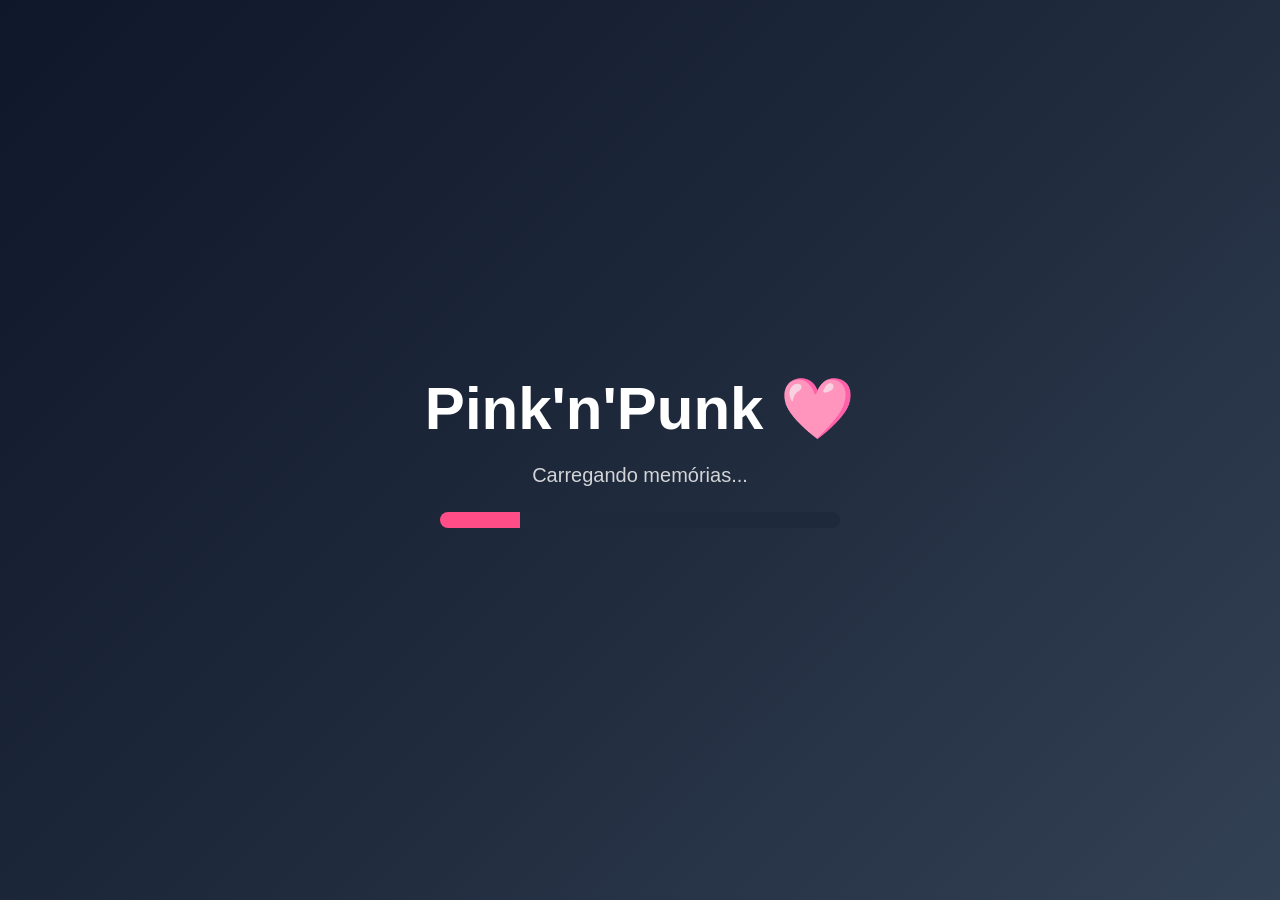
<file: index.html>
<!DOCTYPE html>
<html lang="pt-BR">
<head>
<meta charset="UTF-8">
<meta name="viewport" content="width=device-width, initial-scale=1.0, viewport-fit=cover">

<title>Pink'n'Punk</title>

<link rel="stylesheet" href="style.css">
<link rel="manifest" href="manifest.json">

<meta name="description" content="Pink'n'Punk: memórias, dates, playlist e carinho em um app.">
<meta name="theme-color" content="#ff4d88">
<meta name="mobile-web-app-capable" content="yes">

<meta name="apple-mobile-web-app-capable" content="yes">
<meta name="apple-mobile-web-app-title" content="Pink'n'Punk">
<meta name="apple-mobile-web-app-status-bar-style" content="black-translucent">
<meta name="format-detection" content="telephone=no">

<link rel="apple-touch-icon" href="icons/apple-touch-icon.png">
<link rel="icon" type="image/png" sizes="192x192" href="icons/pwa-192.png">
<link rel="icon" type="image/png" sizes="512x512" href="icons/pwa-512.png">
</head>
<body>

<div id="boot">

    <h1>Pink'n'Punk 🩷</h1>

    <p id="status">Inicializando...</p>

    <div class="barra">

        <div id="progresso"></div>

    </div>

</div>

<div id="desktop">

    <h1>🩷 Pink'n'Punk</h1>

    <p class="subtitulo">
        Bem-vinda ao lugar onde guardo todas as nossas memórias.
    </p>

    <div class="apps">

        <a href="Apps/Ainda te amo/Index.html" class="app">
            💌
            <span>Ainda te amo</span>
        </a>

        <a href="Apps/Dates/index.html" class="app">
            🗓️
            <span>Dates</span>
        </a>

        <a href="Apps/Jardim/index.html" class="app">
            🌸
            <span>Jardim</span>
        </a>

        <a href="Apps/Nosso tempo/index.html" class="app">
            🩷
            <span>Nosso Tempo</span>
        </a>

        <a href="Apps/Cinema/index.html" class="app">
            🎬
            <span>Cinema</span>
        </a>

        <a href="Apps/Playlist/index.html" class="app">
            🎵
            <span>Playlist</span>
        </a>

        <a href="Apps/Memorias/index.html" class="app">
            📸
            <span>Memórias</span>
        </a>

        <a href="Apps/Ursinho/index.html" class="app">
            🧸
            <span>Ursinho</span>
        </a>

        <a href="Apps/Borboletario/index.html" class="app">
            🦋
            <span>Borboletario</span>
        </a>

         <a href="Apps/nossa-historia/index.html" class="app">
            📖
            <span>Nossa Historia</span>
        </a>


    </div>

</div>

<script src="script.js"></script>

</body>
</html>
</file>
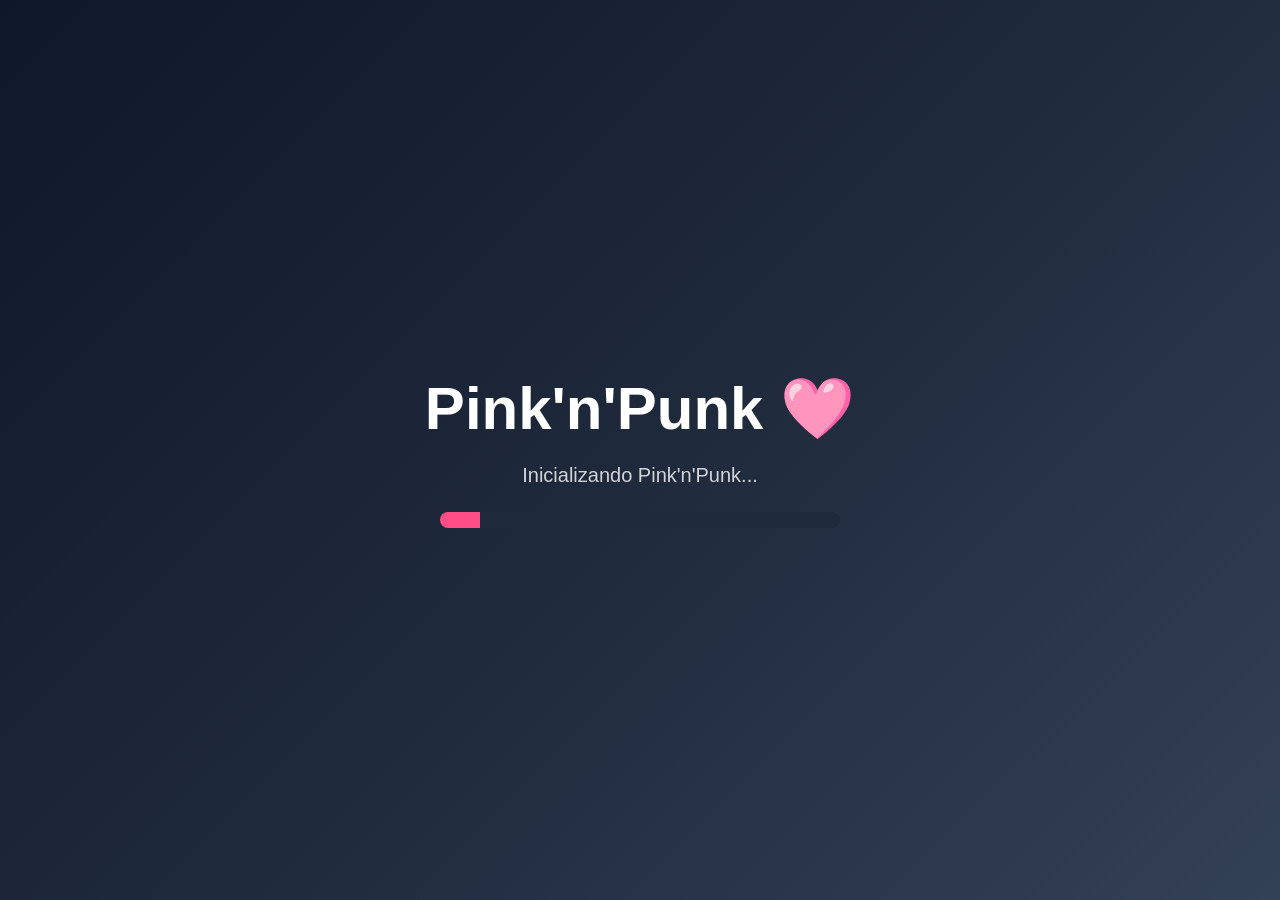
<file: pink-n-punk/index.html>
<!DOCTYPE html>
<html lang="pt-BR">
<head>
<meta charset="UTF-8">
<meta name="viewport" content="width=device-width, initial-scale=1.0">

<title>Pink'n'Punk 🩷</title>

<link rel="stylesheet" href="style.css">
</head>
<body>

<div id="boot">

    <h1> Pink'n'Punk 🩷</h1>

    <p id="status">Inicializando...</p>

    <div class="barra">

        <div id="progresso"></div>

    </div>

</div>

<div id="desktop">

    <h1>🩷 Pink'n'Punk</h1>

    <p class="subtitulo">
        Bem-vinda ao lugar onde guardo todas as nossas memórias.
    </p>

    <div class="apps">

        <a href="Apps/Ainda te amo/Index.html" class="app">
            💌
            <span>Ainda te amo</span>
        </a>

        <a href="Apps/dates/index.html" class="app">
            🗓️
            <span>Dates</span>
        </a>

        <a href="Apps/Jardim/index.html" class="app">
            🌸
            <span>Jardim</span>
        </a>

        <a href="Apps/Nosso tempo/index.html" class="app">
            🩷
            <span>Nosso Tempo</span>
        </a>

        <a href="Apps/Cinema/index.html" class="app">
            🎬
            <span>Cinema</span>
        </a>

        <a href="Apps/Playlist/index.html" class="app">
            🎵
            <span>Playlist</span>
        </a>

        <a href="Apps/Memorias/index.html" class="app">
            📸
            <span>Memórias</span>
        </a>

        <a href="Apps/Ursinho/index.html" class="app">
            🧸
            <span>Ursinho</span>
        </a>

    </div>

</div>

<script src="script.js"></script>

</body>
</html>
</file>
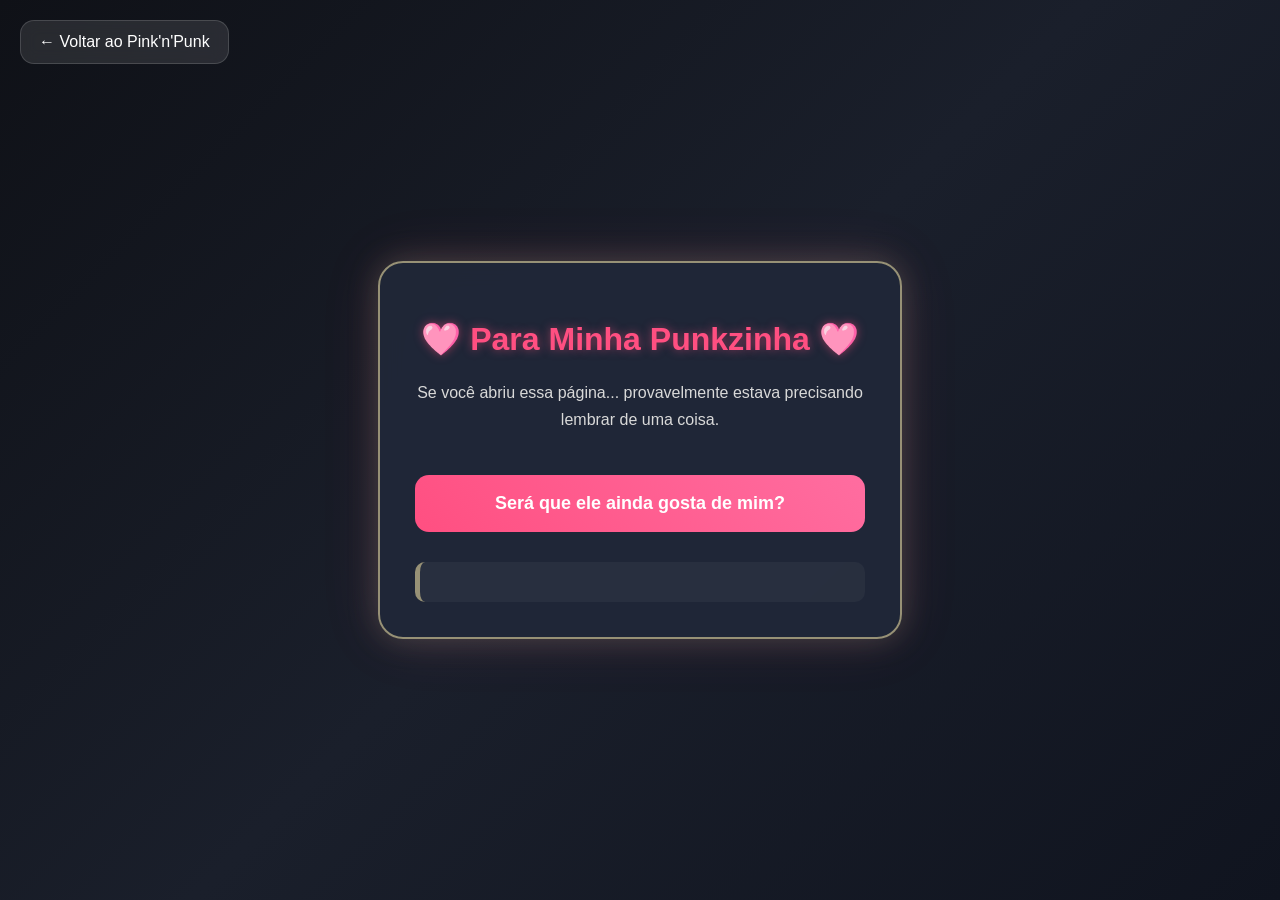
<file: Apps/Ainda te amo/Index.html>
<!DOCTYPE html>
<html lang="pt-BR">
<head>
    <meta charset="UTF-8">
    <meta name="viewport" content="width=device-width, initial-scale=1.0">
    <title>Para Você ❤️</title>

    <link rel="stylesheet" href="style.css">

    <a href="../../index.html" class="voltar">← Voltar ao Pink'n'Punk</a>
</head>
<body>

<div class="container">

    <h1>🩷 Para Minha Punkzinha 🩷</h1>

    <p class="texto">
        Se você abriu essa página...
        provavelmente estava precisando lembrar de uma coisa.
    </p>

    <button id="botao">
        Será que ele ainda gosta de mim?
    </button>

    <div id="resposta"></div>

</div>

<script src="script.js"></script>

</body>
</html>
</file>
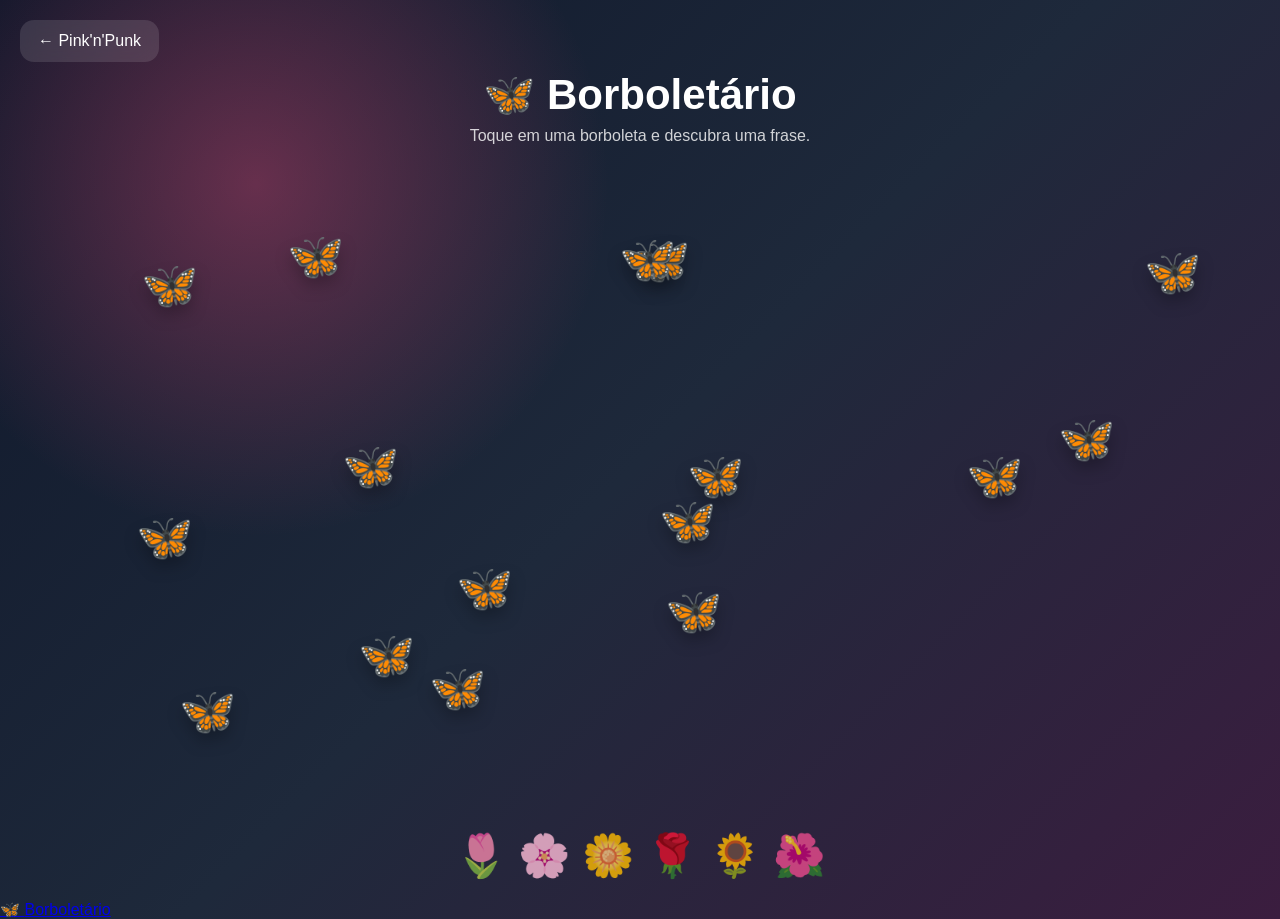
<file: Apps/Borboletario/index.html>
<!DOCTYPE html>
<html lang="pt-BR">
<head>
    <meta charset="UTF-8">
    <meta name="viewport" content="width=device-width, initial-scale=1.0">
    <title>Borboletário 🦋</title>
    <link rel="stylesheet" href="style.css">
</head>
<body>

<a href="../../index.html" class="voltar">← Pink'n'Punk</a>

<header>
    <h1>🦋 Borboletário</h1>
    <p>Toque em uma borboleta e descubra uma frase.</p>
</header>

<main id="ceu"></main>

<div id="fraseCard" class="frase-card">
    <button id="fechar">×</button>
    <div id="fraseEmoji" class="frase-emoji">🦋</div>
    <p id="fraseTexto"></p>
    <span id="fraseAutor"></span>
</div>
<a href="Apps/Borboletario/index.html" class="app">
    🦋
    <span>Borboletário</span>
</a>
<script src="script.js"></script>
</body>
</html>
</file>
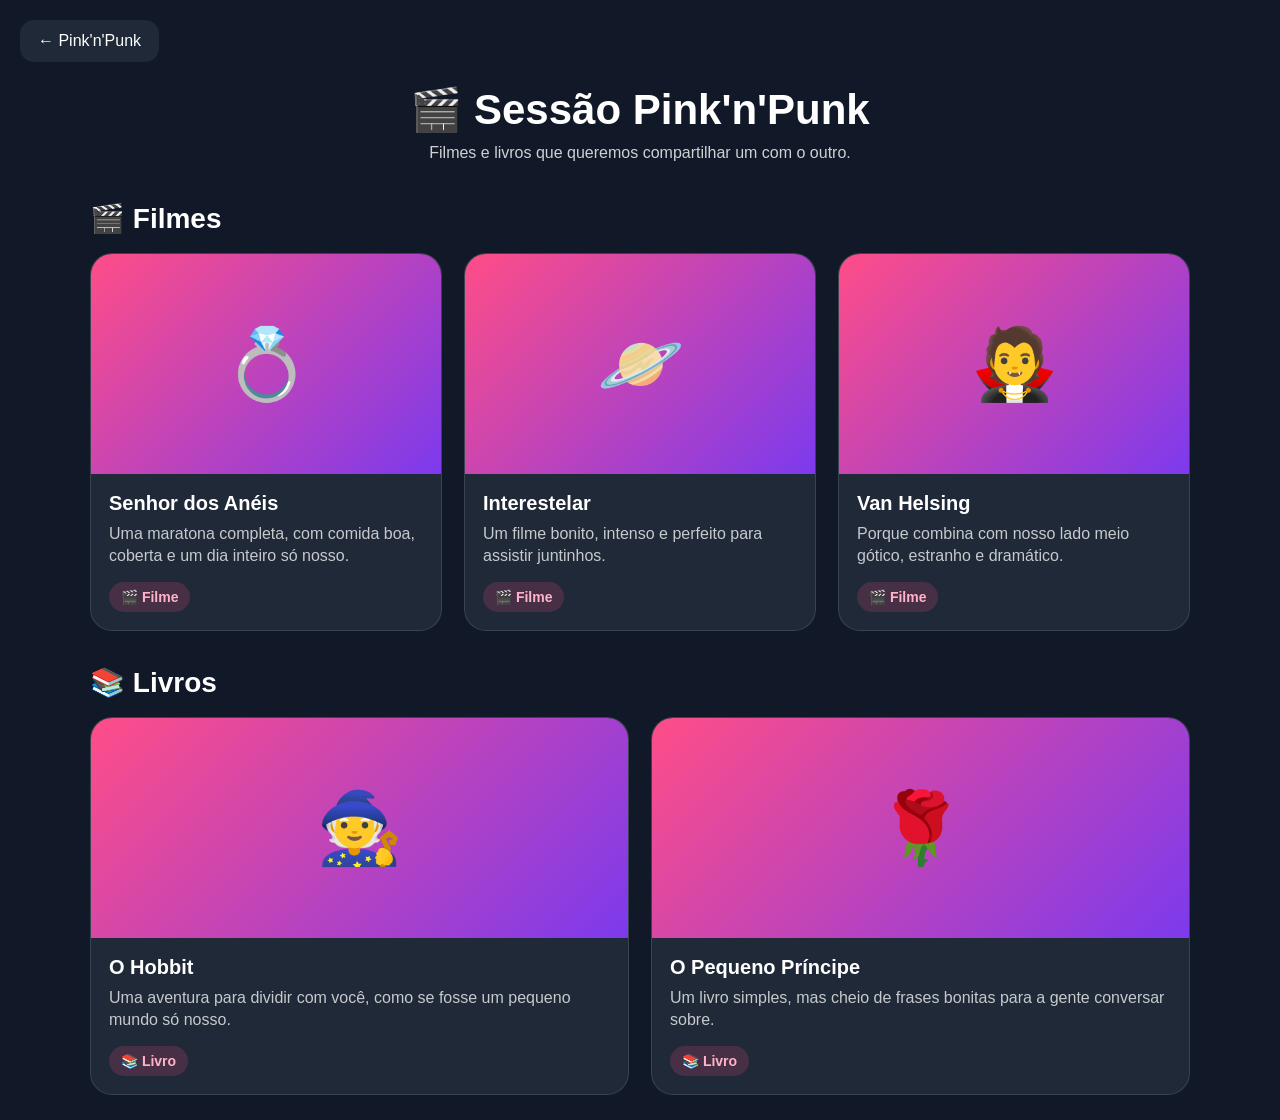
<file: Apps/Cinema/index.html>
<!DOCTYPE html>
<html lang="pt-BR">
<head>
    <meta charset="UTF-8">
    <meta name="viewport" content="width=device-width, initial-scale=1.0">
    <title>Sessão Pink'n'Punk 🎬</title>
    <link rel="stylesheet" href="style.css">
</head>
<body>

<a href="../../index.html" class="voltar">← Pink'n'Punk</a>

<div class="container">
    <h1>🎬 Sessão Pink'n'Punk</h1>
    <p class="subtitulo">Filmes e livros que queremos compartilhar um com o outro.</p>

    <h2 class="categoria">🎬 Filmes</h2>
    <div class="grade" id="filmes"></div>

    <h2 class="categoria">📚 Livros</h2>
    <div class="grade" id="livros"></div>
</div>

<div class="modal" id="modal">
    <div class="modal-card">
        <button id="fechar">×</button>
        <div id="modalEmoji" class="modal-emoji"></div>
        <h2 id="modalTitulo"></h2>
        <p id="modalTipo"></p>
        <p id="modalDescricao"></p>
        <div id="modalStatus" class="status"></div>
    </div>
</div>

<script src="script.js"></script>
</body>
</html>
</file>
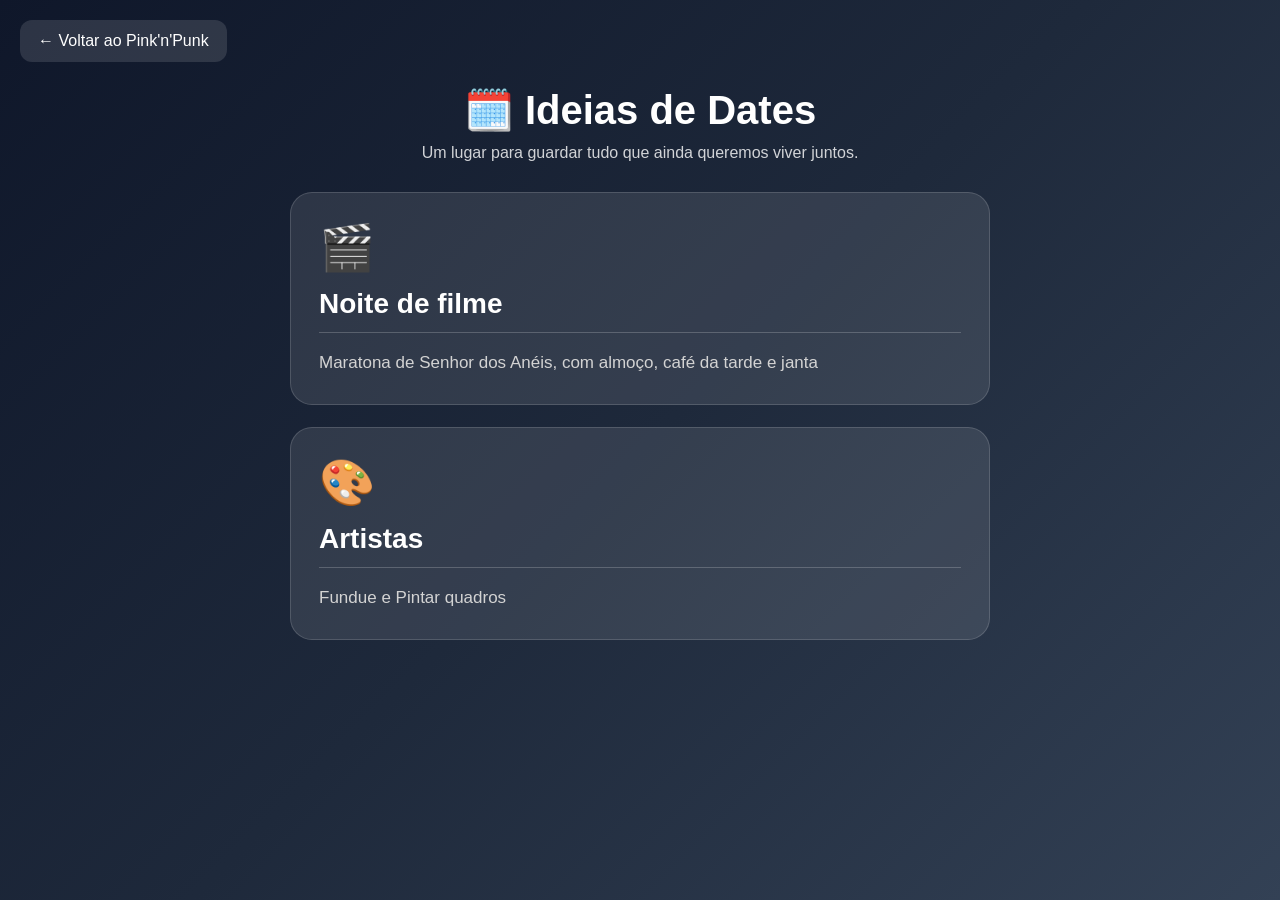
<file: Apps/Dates/index.html>
<!DOCTYPE html>
<html lang="pt-BR">
<head>
    <meta charset="UTF-8">
    <meta name="viewport" content="width=device-width, initial-scale=1.0">
    <title>Dates ❤️</title>
    <link rel="stylesheet" href="style.css">
</head>
<body>

<a href="../../index.html" class="voltar">← Voltar ao Pink'n'Punk</a>

<div class="container">

    <h1>🗓️ Ideias de Dates</h1>

    <p class="subtitulo">
        Um lugar para guardar tudo que ainda queremos viver juntos.
    </p>

    <div id="listaDates"></div>

</div>
<div id="listaDates"></div>
<script src="script.js"></script>

</body>
</html>
</file>
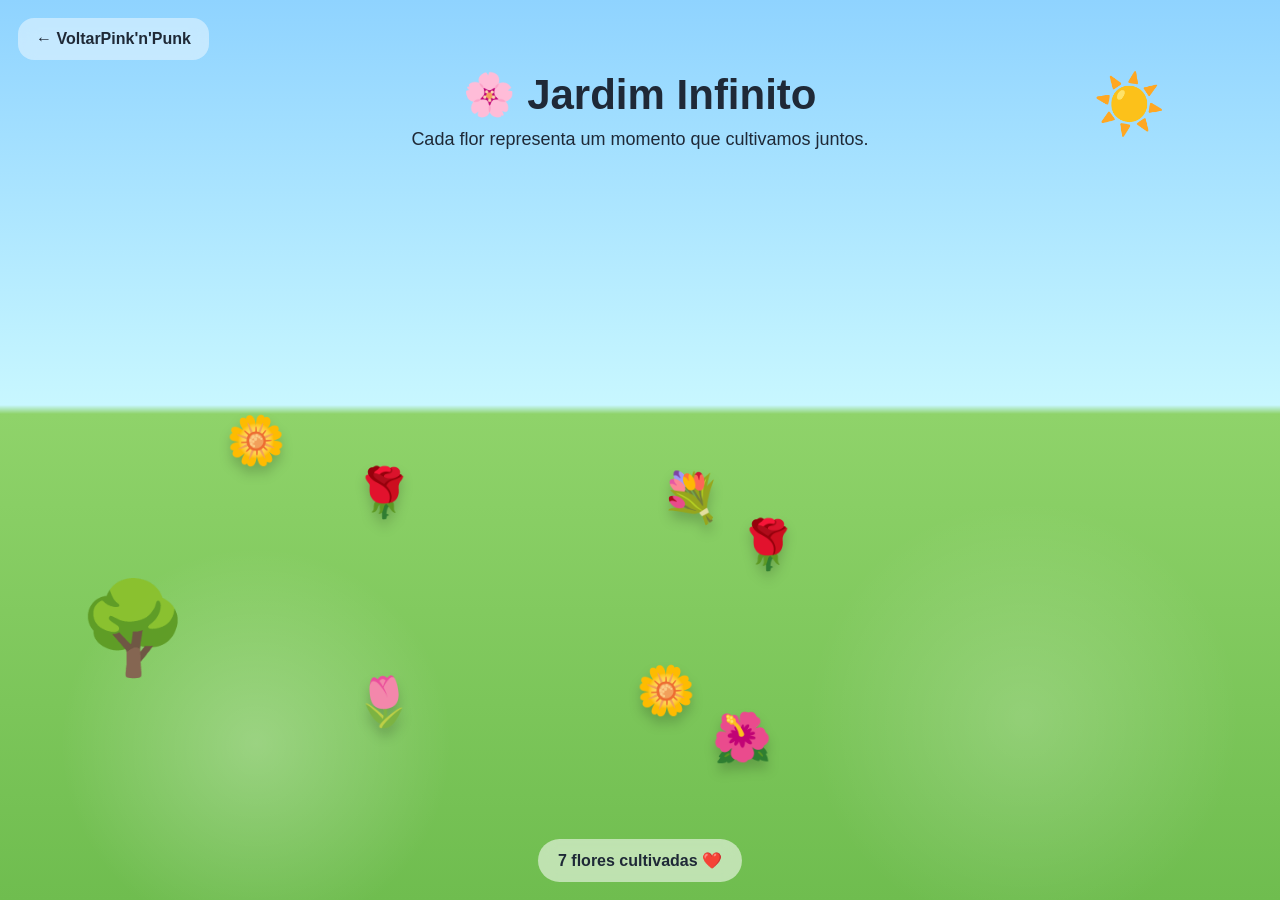
<file: Apps/Jardim/index.html>
<!DOCTYPE html>
<html lang="pt-BR">
<head>
    <meta charset="UTF-8">
    <meta name="viewport" content="width=device-width, initial-scale=1.0">
    <title>Jardim Infinito 🌸</title>
    <link rel="stylesheet" href="style.css">
</head>
<body>

<a href="../../index.html" class="voltar">← VoltarPink'n'Punk</a>

<section class="app-jardim">

    <header>
        <h1>🌸 Jardim Infinito</h1>
        <p>Cada flor representa um momento que cultivamos juntos.</p>
    </header>
<div class="modal" id="modal">
    <div class="modal-card">
        <button id="fechar">×</button>

        <div id="modalEmoji" class="modal-emoji"></div>
        <h2 id="modalTitulo"></h2>
        <p id="modalData" class="data"></p>
        <p id="modalTexto"></p>

        <div class="timer-container">
            <span class="timer-label">❤️ Esse momento já vive há</span>
            <div id="modalTimer" class="timer"></div>
        </div>
    </div>
</div>
    <div class="ceu">
        <div class="nuvem n1">☁️</div>
        <div class="nuvem n2">☁️</div>
        <div class="sol">☀️</div>
    </div>

    <main class="campo" id="campo"></main>

    <footer>
        <span id="contadorFlores">0 flores cultivadas ❤️</span>
    </footer>

</section>

<div class="modal" id="modal">
    <div class="modal-card">
        <button id="fechar">×</button>

        <div id="modalEmoji" class="modal-emoji"></div>
        <h2 id="modalTitulo"></h2>
        <p id="modalData" class="data"></p>
        <p id="modalTexto"></p>
    </div>
</div>

<script src="script.js"></script>
</body>
</html>
</file>
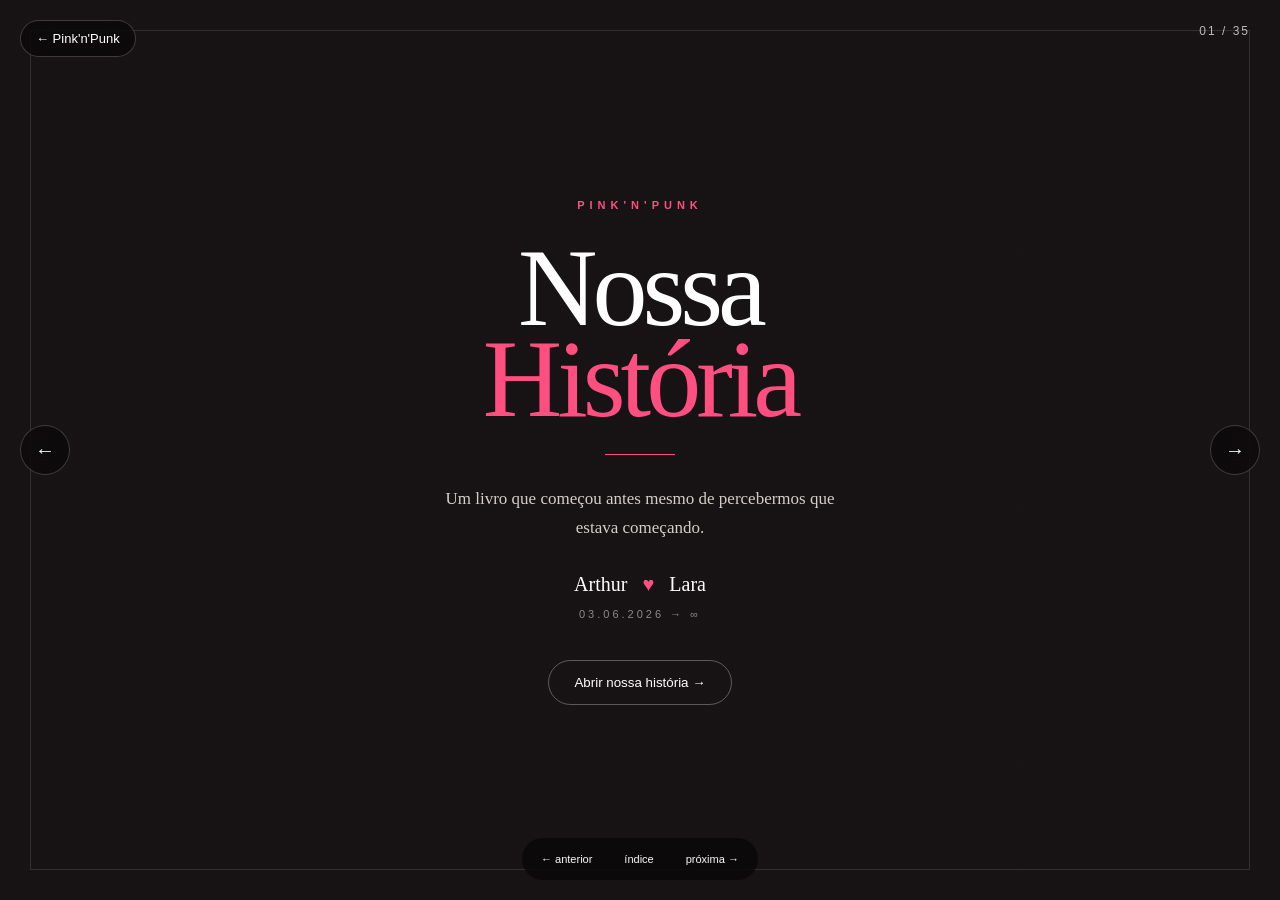
<file: Apps/nossa-historia/index.html>
<!DOCTYPE html>
<html lang="pt-BR">
<head>
    <meta charset="UTF-8">
    <meta name="viewport" content="width=device-width, initial-scale=1.0">

    <title>Nossa História ❤️</title>

    <link rel="stylesheet" href="style.css">
</head>

<body>

    <!-- FUNDO -->
    <div class="background"></div>

    <!-- BOTÃO VOLTAR -->
    <a href="../../index.html" class="voltar">
        ← Pink'n'Punk
    </a>

    <!-- INDICADOR -->
    <div class="progresso">
        <span id="paginaAtual">01</span>
        <span>/</span>
        <span id="totalPaginas">22</span>
    </div>


    <main class="livro">

        <!-- =========================
             CAPA
        ========================== -->

        <section class="pagina capa ativa">

            <div class="capa-conteudo">

                <span class="pequeno">
                    PINK'N'PUNK
                </span>

                <h1>
                    Nossa<br>
                    <span>História</span>
                </h1>

                <div class="linha"></div>

                <p>
                    Um livro que começou antes mesmo
                    de percebermos que estava começando.
                </p>

                <div class="nomes">
                    Arthur <span>♥</span> Lara
                </div>

                <div class="data-capa">
                    03.06.2026 → ∞
                </div>

                <button class="abrir" onclick="proximaPagina()">
                    Abrir nossa história
                    <span>→</span>
                </button>

            </div>

        </section>


        <!-- =========================
             PRÓLOGO
        ========================== -->

        <section class="pagina">

            <div class="pagina-conteudo central">

                <span class="numero-capitulo">
                    PRÓLOGO
                </span>

                <h2>
                    Antes de nós
                </h2>

                <div class="decoracao">✦</div>

                <p class="texto-grande">
                    Algumas histórias começam no dia em que
                    duas pessoas se beijam.
                </p>

                <p>
                    A nossa começou antes.
                </p>

                <p>
                    Começou quando eu ainda não sabia
                    que estava procurando você.
                </p>

            </div>

        </section>


        <!-- =========================
             03/06
        ========================== -->

        <section class="pagina">

            <div class="pagina-conteudo">

                <span class="numero-capitulo">
                    CAPÍTULO I
                </span>

                <h2>
                    A garota do<br>
                    isqueiro branco
                </h2>

                <span class="data">
                    03 DE JUNHO DE 2026
                </span>

                <div class="texto">

                    <p>
                        Eu te conheci sem saber que estava
                        conhecendo alguém que mudaria
                        completamente os meus próximos meses.
                    </p>

                    <p>
                        Você era a namorada de alguém,
                        amiga da menina que eu estava ficando e,
                        teoricamente, não deveria significar
                        nada demais para mim.
                    </p>

                    <p>
                        Mas eu lembro de ter te achado linda.
                    </p>

                    <p>
                        Mais do que isso, achei você educada.
                    </p>

                    <p>
                        E então você fez uma piada sobre
                        isqueiro branco — porque aparentemente
                        até naquele primeiro dia você já precisava
                        deixar claro que tinha bom gosto.
                    </p>

                    <p>
                        Mas teve uma coisa que ficou ainda mais
                        marcada.
                    </p>

                    <p>
                        Você tratou o Dudu, um cara completamente
                        aleatório, com a mesma educação e carinho
                        que tratava todo mundo.
                    </p>

                    <p class="destaque">
                        Naquele momento eu ainda não sabia,
                        mas comecei a gostar de quem você era
                        antes mesmo de entender que estava
                        gostando de você.
                    </p>

                </div>

            </div>

        </section>


        <!-- =========================
             11/06
        ========================== -->

        <section class="pagina">

            <div class="pagina-conteudo">

                <span class="numero-capitulo">
                    CAPÍTULO II
                </span>

                <h2>
                    Eu queria<br>
                    ouvir você
                </h2>

                <span class="data">
                    11 DE JUNHO DE 2026
                </span>

                <div class="texto">

                    <p>
                        Você criou um clube do livro.
                    </p>

                    <p>
                        E foi aí que eu descobri que tinha
                        muito mais coisa em você do que aquela
                        garota bonita e educada que eu tinha
                        conhecido alguns dias antes.
                    </p>

                    <p class="destaque">
                        Você era inteligente.
                    </p>

                    <p>
                        Muito inteligente.
                    </p>

                    <p>
                        Tivemos nosso primeiro debate sóbrios
                        e aconteceu uma coisa que eu não esperava:
                    </p>

                    <p class="texto-grande">
                        Eu queria ouvir você.
                    </p>

                    <p>
                        Percebi que estava muito mais interessado
                        em saber o que você pensava do que em
                        continuar conversando com qualquer outra pessoa.
                    </p>

                    <p class="destaque">
                        Acho que foi uma das primeiras vezes em
                        que comecei a perceber que tinha alguma
                        coisa errada.
                    </p>

                    <p>
                        Ou talvez certa demais.
                    </p>

                </div>

            </div>

        </section>


        <!-- =========================
             12/06
        ========================== -->

        <section class="pagina">

            <div class="pagina-conteudo">

                <span class="numero-capitulo">
                    CAPÍTULO III
                </span>

                <h2>
                    A certeza
                </h2>

                <span class="data">
                    12 DE JUNHO DE 2026
                </span>

                <div class="texto">

                    <p>
                        Você foi passar o Dia dos Namorados
                        com ele.
                    </p>

                    <p>
                        E eu encontrei vocês no shopping.
                    </p>

                    <p>
                        Não foi exatamente a situação ideal
                        para descobrir alguma coisa sobre
                        os meus sentimentos.
                    </p>

                    <p class="destaque">
                        Mas foi.
                    </p>

                    <p class="texto-grande">
                        Naquele dia eu tive certeza
                        de que queria você.
                    </p>

                    <p>
                        E, como se o universo precisasse tornar
                        aquela descoberta ainda mais confusa,
                        você começou a dançar igual uma mãe
                        de filme americano.
                    </p>

                    <p>
                        Eu não sei explicar.
                    </p>

                    <p>
                        Não deveria ter sido tão encantador.
                    </p>

                    <p class="destaque">
                        Mas foi.
                    </p>

                    <p>
                        Talvez tenha sido aí que eu comecei
                        a entender que não estava apaixonado
                        apenas pela garota bonita que tinha
                        conhecido.
                    </p>

                    <p>
                        Eu estava começando a me apaixonar
                        pelas suas pequenas esquisitices também.
                    </p>

                </div>

            </div>

        </section>


        <!-- =========================
             19/06
        ========================== -->

        <section class="pagina">

            <div class="pagina-conteudo">

                <span class="numero-capitulo">
                    CAPÍTULO IV
                </span>

                <h2>
                    A jaqueta
                </h2>

                <span class="data">
                    19 DE JUNHO DE 2026
                </span>

                <div class="texto">

                    <p>
                        Você terminou seu relacionamento.
                    </p>

                    <p>
                        Eu te mandei mensagem inicialmente
                        para pedir as coisas dele que estavam
                        com você.
                    </p>

                    <p>
                        Pelo menos essa era a desculpa.
                    </p>

                    <p>
                        Porque, sendo completamente honesto,
                        minha cabeça já estava cheia de outras
                        intenções.
                    </p>

                    <p>
                        Naquele dia eu contei para uma amiga
                        nossa que estava interessado em você.
                    </p>

                    <p>
                        Foi também o dia em que meu pai
                        te viu pela primeira vez.
                    </p>

                    <p>
                        E o dia em que você me mordeu
                        pela primeira vez.
                    </p>

                    <p>
                        Em algum momento você ficou bêbada
                        e eu fiquei cuidando de você.
                    </p>

                    <p>
                        Eu estava preocupado.
                    </p>

                    <p>
                        E estava com frio.
                    </p>

                    <p class="destaque">
                        Muito frio.
                    </p>

                    <p>
                        Mesmo assim, coloquei minha jaqueta
                        sobre seus ombros.
                    </p>

                    <p class="texto-grande">
                        Acho que naquela noite comecei
                        a entender que cuidar de você
                        era uma coisa que eu queria fazer.
                    </p>

                </div>

            </div>

        </section>


        <!-- =========================
             20/06
        ========================== -->

        <section class="pagina">

            <div class="pagina-conteudo">

                <span class="numero-capitulo">
                    CAPÍTULO V
                </span>

                <h2>
                    Só nós dois
                </h2>

                <span class="data">
                    20 DE JUNHO DE 2026
                </span>

                <div class="texto">

                    <p>
                        Era para ser um rolê de grupo.
                    </p>

                    <p>
                        Mas você não chamou ninguém.
                    </p>

                    <p class="texto-grande">
                        E, de repente, estávamos
                        sozinhos pela primeira vez.
                    </p>

                    <p>
                        Foi nesse dia que eu finalmente
                        admiti que estava interessado em você.
                    </p>

                    <p>
                        Mas também disse que provavelmente
                        nunca ficaríamos juntos.
                    </p>

                    <p>
                        Dois anos de diferença pareciam
                        um problema grande demais.
                    </p>

                    <p class="destaque">
                        Engraçado pensar nisso agora.
                    </p>

                    <p>
                        Naquele momento eu estava tentando
                        convencer a mim mesmo de que não ia
                        acontecer.
                    </p>

                    <p>
                        Enquanto alguma parte de mim já
                        torcia para acontecer.
                    </p>

                </div>

            </div>

        </section>


        <!-- =========================
             21/06
        ========================== -->

        <section class="pagina">

            <div class="pagina-conteudo">

                <span class="numero-capitulo">
                    CAPÍTULO VI
                </span>

                <h2>
                    Beterraba
                </h2>

                <span class="data">
                    21 DE JUNHO DE 2026
                </span>

                <div class="beterraba">
                    BETERRABA
                </div>

                <div class="texto">

                    <p>
                        Criamos nossa primeira palavra
                        de emergência.
                    </p>

                    <p>
                        Porque aparentemente duas pessoas
                        com problemas emocionais precisavam
                        de uma palavra extremamente específica
                        para avisar:
                    </p>

                    <p class="destaque">
                        "Ei. Para. Precisamos conversar."
                    </p>

                    <p>
                        Naquele dia também conversamos sobre
                        nossas dificuldades, nossos limites
                        e sobre como queríamos tratar um ao outro.
                    </p>

                    <p>
                        Antes de qualquer coisa acontecer
                        entre nós, começamos a aprender
                        como cuidar um do outro.
                    </p>

                    <p>
                        À noite você passou no meu trabalho.
                    </p>

                    <p>
                        Quando fomos embora, você fez carinho
                        na minha mão.
                    </p>

                    <p class="texto-grande">
                        E aquilo acabou comigo.
                    </p>

                    <p>
                        Eu só queria te puxar para um abraço
                        e não soltar mais.
                    </p>

                    <p class="destaque">
                        Foi também quando nasceu:
                        Punkzinha.
                    </p>

                </div>

            </div>

        </section>


        <!-- =========================
             22/06
        ========================== -->

        <section class="pagina">

            <div class="pagina-conteudo central">

                <span class="numero-capitulo">
                    CAPÍTULO VII
                </span>

                <h2>
                    Pequenas coisas
                </h2>

                <span class="data">
                    22 DE JUNHO DE 2026
                </span>

                <div class="decoracao">
                    💅
                </div>

                <p class="texto-grande">
                    Eu escolhi sua unha pela primeira vez.
                </p>

                <p>
                    Parece uma coisa pequena.
                </p>

                <p>
                    E talvez seja.
                </p>

                <p>
                    Mas quando penso em nós, percebo que
                    nossa história foi construída exatamente assim.
                </p>

                <p class="destaque">
                    Não só pelos grandes acontecimentos.
                    <br><br>
                    Mas pelas pequenas coisas que começaram
                    a virar nossas.
                </p>

            </div>

        </section>


        <!-- =========================
             24/06
        ========================== -->

        <section class="pagina foto-pagina">

            <div class="pagina-conteudo central">

                <span class="numero-capitulo">
                    CAPÍTULO VIII
                </span>

                <h2>
                    Finalmente
                </h2>

                <span class="data">
                    24 DE JUNHO DE 2026
                </span>

               <div class="foto-memoria">
    <img src="../Memorias/fotos/beijo.jpg" alt="Nosso primeiro beijo">
                </div>

                    <p class="texto-grande">
                        Nosso primeiro beijo.
                    </p>

                <p>
    Foi aqui que deixou de ser
    apenas uma possibilidade.
                </p>
            </div>

        </section>


        <!-- =========================
             25/06
        ========================== -->

        <section class="pagina">

            <div class="pagina-conteudo">

                <span class="numero-capitulo">
                    CAPÍTULO IX
                </span>

                <h2>
                    Os caras<br>
                    estão no chão
                </h2>

                <span class="data">
                    25 DE JUNHO DE 2026
                </span>

                <div class="texto">

                    <p>
                        Peguei parte do seu cordão para usar comigo.
                    </p>

                    <p class="destaque">
                        Para sempre estarmos juntos.
                    </p>

                    <p>
                        Depois tive a brilhante ideia de fingir
                        que tinha raspado a barba para ficar
                        com cara de mais novo.
                    </p>

                    <p>
                        Você olhou para mim.
                    </p>

                    <p>
                        E mentiu.
                    </p>

                    <p>
                        Disse que eu estava bonito.
                    </p>

                    <p>
                        Eu nunca vou esquecer essa demonstração
                        de amor.
                    </p>

                    <p>
                        Também te indiquei <i>Os Oito Odiados</i>.
                    </p>

                    <p>
                        Você assistiu.
                    </p>

                    <p>
                        E, em vez de simplesmente assistir ao filme,
                        me mandou áudio praticamente narrando
                        o filme inteiro.
                    </p>

                    <div class="frase-destaque">
                        "Os caras estão no chão."
                    </div>

                </div>

            </div>

        </section>


        <!-- =========================
             29/06
        ========================== -->

        <section class="pagina">

            <div class="pagina-conteudo">

                <span class="numero-capitulo">
                    CAPÍTULO X
                </span>

                <h2>
                    A primeira<br>
                    fotografia
                </h2>

                <span class="data">
                    29 DE JUNHO DE 2026
                </span>

                <div class="texto">

                    <p>
                        Nossa primeira foto juntos.
                    </p>

                    <p>
                        Ideia da Miller.
                    </p>

                    <p>
                        O plano era postar no grupo e marcar
                        a menina com quem eu estava ficando antes.
                    </p>

                    <p>
                        Contexto?
                    </p>

                    <p class="destaque">
                        Péssimo.
                    </p>

                    <p>
                        Foto?
                    </p>

                    <p class="texto-grande">
                        Foda.
                    </p>

                    <p>
                        E, no meio de toda a confusão, aquela foto
                        acabou registrando uma coisa muito mais importante.
                    </p>

                    <p class="destaque">
                        Pela primeira vez, existia uma foto nossa.
                    </p>

                    <p>
                        Nós dois.
                    </p>

                    <p>
                        Juntos.
                    </p>

                </div>

            </div>

        </section>


        <!-- =========================
             10/07
        ========================== -->

        <section class="pagina">

            <div class="pagina-conteudo">

                <span class="numero-capitulo">
                    CAPÍTULO XI
                </span>

                <h2>
                    Heaven<br>
                    Can Wait
                </h2>

                <span class="data">
                    10 DE JULHO DE 2026
                </span>

                <div class="texto">

                    <p>
                        Era para ser só um date nosso.
                    </p>

                    <p>
                        Não foi.
                    </p>

                    <p>
                        Nossos amigos apareceram e,
                        de alguma maneira, isso acabou
                        deixando o dia ainda melhor.
                    </p>

                    <p>
                        Tiramos fotos lindas.
                    </p>

                    <p>
                        E pela primeira vez postamos uma delas
                        juntos no Instagram.
                    </p>

                    <p class="destaque">
                        Para todo mundo ver.
                    </p>

                    <p>
                        E escolhemos
                        <i>Heaven Can Wait</i>,
                        do Michael Jackson.
                    </p>

                    <div class="musica">
                        <span>♪</span>

                        <div>
                            <strong>
                                Heaven Can Wait
                            </strong>

                            <small>
                                Michael Jackson
                            </small>
                        </div>
                    </div>

                    <p>
                        Acho bonito pensar que, naquele momento,
                        uma coisa que tinha começado escondida
                        e cheia de dúvidas começava a existir
                        publicamente.
                    </p>

                    <p class="texto-grande">
                        Nós.
                    </p>

                </div>

            </div>

        </section>


        <!-- =========================
             11/07
        ========================== -->

        <section class="pagina">

            <div class="pagina-conteudo">

                <span class="numero-capitulo">
                    CAPÍTULO XII
                </span>

                <h2>
                    O olhar
                </h2>

                <span class="data">
                    11 DE JULHO DE 2026
                </span>

                <div class="texto">

                    <p>
                        Nesse dia nossos amigos tiraram
                        várias fotos da gente sem percebermos.
                    </p>

                    <p>
                        E talvez sejam algumas das minhas favoritas.
                    </p>

                    <p>
                        Porque não estávamos posando.
                        Não estávamos tentando parecer apaixonados.
                    </p>

                    <p class="destaque">
                        Só estávamos sendo nós.
                    </p>

                    <p>
                        E quando olho para as fotos,
                        consigo ver no meu olhar exatamente
                        o que eu sentia.
                    </p>

                    <p class="texto-grande">
                        E consigo ver no seu também.
                    </p>

                </div>

                <div class="galeria">

                    <div class="foto-memoria">
                        <img src="../Memorias/fotos/olhar.png">
                    </div>

        </section>


        <!-- =========================
             17/07
        ========================== -->

        <section class="pagina">

            <div class="pagina-conteudo">

                <span class="numero-capitulo">
                    CAPÍTULO XIII
                </span>

                <h2>
                    Uma noite,<br>
                    uma manhã<br>
                    e algumas<br>
                    crianças imaginárias
                </h2>

                <span class="data">
                    17 DE JULHO DE 2026
                </span>

                <div class="texto">

                    <p>
                        Dormimos juntos pela primeira vez.
                    </p>

                    <p>
                        E aquele dia foi perfeito.
                    </p>

                    <p>
                        Aproveitamos a noite.
                        Aproveitamos a manhã.
                    </p>

                    <p>
                        E, em algum momento durante a madrugada,
                        começamos a fazer aquilo que aparentemente
                        fazemos muito bem:
                    </p>

                    <p class="destaque">
                        transformar nossos amigos
                        em filhos imaginários.
                    </p>

                    <p>
                        Ficamos brigando com crianças que nem
                        existiam.
                    </p>

                    <p>
                        Discutindo sobre crianças imaginárias.
                    </p>

                    <p>
                        Pensando em como seria nosso futuro.
                    </p>

                    <p>
                        No dia seguinte fiz almoço com o Leo —
                        que, naturalmente, já tinha sido promovido
                        a nosso filho mais novo.
                    </p>

                    <p>
                        E então eu te vi chorar pela primeira vez.
                    </p>

                    <p>
                        Eu te coloquei no colo.
                    </p>

                    <p class="texto-grande">
                        E fiquei ali até você se acalmar.
                    </p>

                    <p class="destaque">
                        Acho que naquele momento alguma coisa
                        mudou dentro de mim.
                    </p>

                    <p>
                        Porque já não era só vontade de estar com você.
                    </p>

                    <p>
                        Eu queria ser alguém em quem
                        você pudesse descansar.
                    </p>

                </div>

            </div>

        </section>


        <!-- =========================
             21/07
        ========================== -->

        <section class="pagina">

            <div class="pagina-conteudo central">

                <span class="numero-capitulo">
                    CAPÍTULO XIV
                </span>

                <h2>
                    Conhecendo<br>
                    a família
                </h2>

                <span class="data">
                    21 DE JULHO DE 2026
                </span>

                <div class="decoracao">
                    🫀
                </div>

                <p class="texto-grande">
                    Conheci seus pais.
                </p>

                <p>
                    Nunca tremi tanto na minha vida.
                </p>

                <p>
                    Eu já tinha enfrentado coisas muito
                    mais assustadoras.
                </p>

                <p class="destaque">
                    Mas aparentemente conhecer os pais
                    da garota que eu amo era o verdadeiro
                    teste de coragem.
                </p>

            </div>

        </section>


        <!-- =========================
             24/07
        ========================== -->

        <section class="pagina">

            <div class="pagina-conteudo central">

                <span class="numero-capitulo">
                    CAPÍTULO XV
                </span>

                <h2>
                    Minions
                </h2>

                <span class="data">
                    24 DE JULHO DE 2026
                </span>

                <div class="decoracao">
                    🎬
                </div>

                <p class="texto-grande">
                    Assistimos um filme juntos
                    pela primeira vez.
                </p>

                <p>
                    Minions.
                </p>

                <p>
                    Saímos com meu irmão,
                    minha cunhada e meu irmão mais novo.
                </p>

                <p class="destaque">
                    Aos poucos, você estava deixando de
                    fazer parte apenas dos meus encontros.
                </p>

                <p>
                    Estava começando a fazer parte
                    da minha família.
                </p>

            </div>

        </section>


        <!-- =========================
             28/07
        ========================== -->

        <section class="pagina">

            <div class="pagina-conteudo">

                <span class="numero-capitulo">
                    CAPÍTULO XVI
                </span>

                <h2>
                    Um dia com<br>
                    nossos filhos
                </h2>

                <span class="data">
                    28 DE JULHO DE 2026
                </span>

                <div class="texto">

                    <p>
                        Meu irmão mais novo passou
                        o dia com a gente.
                    </p>

                    <p>
                        Teve altinha.
                    </p>

                    <p>
                        Futebol.
                    </p>

                    <p>
                        Avião.
                    </p>

                    <p>
                        Carrinho.
                    </p>

                    <p>
                        E você entrou na brincadeira em tudo.
                    </p>

                    <p>
                        Eu fiquei olhando.
                    </p>

                    <p class="texto-grande">
                        E não conseguia parar de pensar:
                    </p>

                    <div class="frase-destaque">
                        "Eu quero ver isso<br>
                        com os nossos filhos."
                    </div>

                    <p>
                        Talvez tenha sido nesse dia que a ideia
                        de um futuro com você deixou de parecer
                        apenas uma fantasia bonita.
                    </p>

                    <p class="destaque">
                        Começou a parecer uma coisa
                        que eu realmente queria viver.
                    </p>

                </div>

            </div>

        </section>


        <!-- =========================
             01/08
        ========================== -->

        <section class="pagina">

            <div class="pagina-conteudo">

                <span class="numero-capitulo">
                    CAPÍTULO XVII
                </span>

                <h2>
                    Nosso pequeno<br>
                    corujão
                </h2>

                <span class="data">
                    01 DE AGOSTO DE 2026
                </span>

                <div class="texto">

                    <p>
                        Heitor dormiu com a gente.
                    </p>

                    <p>
                        Fizemos corujão.
                    </p>

                    <p>
                        E depois ficamos deitados juntos.
                    </p>

                    <p>
                        Eu estava ali, abraçado com você,
                        sentindo o morcego dormindo
                        perto da gente.
                    </p>

                    <p class="destaque">
                        E por alguns minutos parecia
                        que ele era nosso filho.
                    </p>

                    <p>
                        Eu gostei demais daquela sensação.
                    </p>

                    <p>
                        Talvez porque, pela primeira vez,
                        consegui imaginar com clareza uma
                        coisa que antes parecia distante:
                    </p>

                    <div class="frase-destaque">
                        uma casa.<br>
                        você.<br>
                        eu.<br>
                        e nossos filhos.
                    </div>

                </div>

            </div>

        </section>


        <!-- =========================
             02/08
        ========================== -->

        <section class="pagina">

            <div class="pagina-conteudo">

                <span class="numero-capitulo">
                    CAPÍTULO XVIII
                </span>

                <h2>
                    A resposta
                </h2>

                <span class="data">
                    02 DE AGOSTO DE 2026
                </span>

                <div class="texto">

                    <p>
                        Churrasco na minha casa.
                    </p>

                    <p>
                        A primeira vez que você veio aqui.
                    </p>

                    <p>
                        Depois fomos à missa juntos
                        pela primeira vez.
                    </p>

                    <p>
                        E foi ali que eu pedi uma resposta.
                    </p>

                    <p>
                        Não sei explicar exatamente como aconteceu.
                    </p>

                    <p>
                        Só sei que saí daquela missa com uma
                        certeza que nunca tinha sentido daquela forma.
                    </p>

                    <p class="texto-grande">
                        Era você.
                    </p>

                    <p>
                        E, naquele dia, senti que Deus tinha
                        me respondido.
                    </p>

                    <p class="destaque">
                        Que era com você que eu queria casar.
                    </p>

                </div>

                <div class="data-gigante">
                    02.08.26
                </div>

            </div>

        </section>


        <!-- =========================
             08/08
        ========================== -->

        <section class="pagina">

            <div class="pagina-conteudo central">

                <span class="numero-capitulo">
                    CAPÍTULO XIX
                </span>

                <h2>
                    Namorada
                </h2>

                <span class="data">
                    08 DE AGOSTO DE 2026
                </span>

                <div class="anel">
                    ♡
                </div>

                <p class="texto-grande">
                    Eu fiz a pergunta.
                </p>

                <p>
                    Você chorou.
                </p>

                <p>
                    E eu provavelmente nunca vou esquecer
                    a sua reação.
                </p>

                <p class="destaque">
                    Agora temos um namoro.
                </p>

                <p>
                    E eu já estou esperando ansiosamente
                    pelo dia em que vou poder fazer
                    uma pergunta muito maior.
                </p>

                <div class="pedido-futuro">
                    🔒
                    <span>Pedido de casamento</span>
                    <small>Ainda não está na hora.</small>
                </div>

            </div>

        </section>


        <!-- =========================
             10/08
        ========================== -->

        <section class="pagina">

            <div class="pagina-conteudo">

                <span class="numero-capitulo">
                    CAPÍTULO XX
                </span>

                <h2>
                    O aniversário<br>
                    da minha menina
                </h2>

                <span class="data">
                    10 DE AGOSTO DE 2026
                </span>

                <div class="texto">

                    <p>
                        Seu aniversário.
                    </p>

                    <p>
                        A primeira vez que fui à sua casa.
                    </p>

                    <p>
                        E aparentemente eu estava tão nervoso
                        que preferi passar fome e sede a admitir
                        que não tinha comido nada o dia inteiro.
                    </p>

                    <p>
                        Porque pedir alguma coisa para comer
                        era fácil.
                    </p>

                    <p class="destaque">
                        Admitir que eu estava com vergonha?
                    </p>

                    <p>
                        Impossível.
                    </p>

                    <p class="texto-grande">
                        Feliz aniversário, Punkzinha.
                    </p>

                    <p>
                        Esse foi o primeiro aniversário seu
                        que eu pude chamar oficialmente
                        de minha namorada.
                    </p>

                </div>

            </div>

        </section>


        <!-- =========================
             15/08
        ========================== -->

        <section class="pagina">

            <div class="pagina-conteudo central">

                <span class="numero-capitulo">
                    CAPÍTULO XXI
                </span>

                <h2>
                    Um dia qualquer
                </h2>

                <span class="data">
                    15 DE AGOSTO DE 2026
                </span>

                <div class="decoracao">
                    🩷
                </div>

                <p>
                    Você veio aqui em casa.
                </p>

                <p>
                    Fizemos skincare.
                </p>

                <p>
                    Tomamos gelato com o Heitor.
                </p>

                <p>
                    E tivemos mais um daqueles dias
                    que não parecem importantes enquanto
                    estão acontecendo.
                </p>

                <p class="texto-grande">
                    Mas que, quando penso neles,
                    percebo que são exatamente o tipo
                    de dia que quero ter pelo resto da vida.
                </p>

                <p class="destaque">
                    Não precisa acontecer nada extraordinário.
                </p>

                <p>
                    Se for com você, já é suficiente.
                </p>

            </div>

        </section>
                <!-- =========================
             23/08
        ========================== -->

        <section class="pagina">

            <div class="pagina-conteudo">

                <span class="numero-capitulo">
                    CAPÍTULO XXII
                </span>

                <h2>
                    Nietzsche, desculpas e um almoço só nosso
                </h2>

                <span class="data">
                    23 DE AGOSTO DE 2026
                </span>

                <div class="texto">

                    <p>
                        Pela segunda vez, minha mãe cancelou nossos
                        planos de sair juntos. E, para melhorar,
                        ainda vieram um milhão de desculpas.
                    </p>

                    <p>
                        Mas, no fim das contas, acho que o universo
                        só estava dando um jeito de deixar aquele
                        dia nas nossas mãos.
                    </p>

                    <p>
                        Almoçamos sozinhos, fomos à livraria e
                        escolhemos um livro de Nietzsche para
                        lermos durante a noite.
                    </p>

                    <p>
                        Depois, fomos para o CCC, onde ficamos
                        lendo, debatendo e tentando entender o
                        mundo pelas palavras de um filósofo que
                        provavelmente complicaria até uma receita
                        de bolo.
                    </p>

                    <p>
                        Até alguns amigos antigos apareceram,
                        e acabamos passando um tempo com eles.
                    </p>

                    <p class="texto-grande">
                        O passeio não saiu como planejado.
                        Ainda bem.
                    </p>

                    <p>
                        Porque, quando estou com você, até os
                        planos frustrados encontram uma maneira
                        de virar história.
                    </p>

                    <p class="destaque">
                        No fim, o melhor dos nossos dias nunca
                        foi o roteiro. Sempre foi você.
                    </p>

                </div>

            </div>

        </section>


        <!-- =========================
             26/08
        ========================== -->

        <section class="pagina">

            <div class="pagina-conteudo">

                <span class="numero-capitulo">
                    CAPÍTULO XXIII
                </span>

                <h2>
                    Quartas-feiras
                </h2>

                <span class="data">
                    26 DE AGOSTO DE 2026
                </span>

                <div class="texto">

                    <p>
                        Tudo começou com um pedido da sua mãe:
                        almoçarmos juntos.
                    </p>

                    <p>
                        Depois do almoço, veio aquele cochilo
                        gostoso, e o resto da tarde pareceu ter
                        sido feito sob medida para nós dois.
                    </p>

                    <p>
                        Nada extraordinário precisava acontecer.
                        Bastava você estar ali, dividindo comigo
                        aquelas horas que, sem que percebêssemos,
                        se tornariam especiais.
                    </p>

                    <p class="texto-grande">
                        Foi aqui que começou a nossa história
                        de quarta-feira.
                    </p>

                    <p>
                        Nosso dia. Nosso pequeno compromisso
                        com a felicidade, em meio à correria
                        da semana.
                    </p>

                    <p>
                        É engraçado pensar que uma tarde tão
                        simples tenha se tornado o começo de algo
                        que eu passaria a esperar com tanta vontade.
                    </p>

                    <p>
                        Algumas tradições nascem de grandes
                        acontecimentos.
                    </p>

                    <p class="destaque">
                        A nossa nasceu de um almoço, um cochilo
                        e uma tarde perfeita ao seu lado.
                    </p>

                </div>

            </div>

        </section>


        <!-- =========================
             28/08
        ========================== -->

        <section class="pagina">

            <div class="pagina-conteudo">

                <span class="numero-capitulo">
                    CAPÍTULO XXIV
                </span>

                <h2>
                    O professor que precisou estudar
                </h2>

                <span class="data">
                    28 DE AGOSTO DE 2026
                </span>

                <div class="texto">

                    <p>
                        Eu fui te ensinar matemática.
                    </p>

                    <p>
                        Logo eu, que nunca tive a matemática
                        como meu forte.
                    </p>

                    <p>
                        Precisei estudar para conseguir te ensinar,
                        porque aparentemente amar alguém também
                        significa encarar os próprios inimigos
                        acadêmicos para tentar ajudá-la.
                    </p>

                    <p class="texto-grande">
                        Eu estudei matemática por você.
                        Isso, por si só, já é uma declaração de amor.
                    </p>

                    <p>
                        Mas não foi só isso que aconteceu naquele
                        dia. Você também resolveu fazer um penteado
                        no meu cabelo, e sua mãe ainda encontrou
                        tempo para me zoar.
                    </p>

                    <p>
                        No fim, entre números, tentativas de
                        explicação, cabelo arrumado por você e
                        as provocações da sua mãe, tivemos mais
                        um daqueles dias que não precisavam de
                        nada grandioso para serem nossos.
                    </p>

                    <p>
                        Talvez eu não seja o melhor professor
                        de matemática do mundo.
                    </p>

                    <p class="destaque">
                        Mas nunca vai faltar alguém disposto
                        a estudar de novo só para te ajudar.
                    </p>

                </div>

            </div>

        </section>


        <!-- =========================
             04/09
        ========================== -->

        <section class="pagina">

            <div class="pagina-conteudo">

                <span class="numero-capitulo">
                    CAPÍTULO XXV
                </span>

                <h2>
                    Vampiros, luta e planos que duraram pouco
                </h2>

                <span class="data">
                    04 DE SETEMBRO DE 2026
                </span>

                <div class="texto">

                    <p>
                        Nós dois temos algumas maneiras peculiares
                        de demonstrar amor.
                    </p>

                    <p>
                        Uma delas é tentar derrubar um ao outro
                        no tatame.
                    </p>

                    <p>
                        Entre boxe e jiu-jítsu, fizemos o que
                        sempre gostamos de fazer: lutar juntos.
                    </p>

                    <p>
                        E você ainda conseguiu me vencer no
                        jiu-jítsu!
                    </p>

                    <p class="destaque">
                        Não que eu vá deixar você esquecer isso.
                    </p>

                    <p>
                        Depois, nos arrumamos como vampiros.
                        Tudo preto, unhas pintadas combinando
                        e sombra nos olhos.
                    </p>

                    <p>
                        Estávamos prontos para sair por aí
                        parecendo personagens que tinham acabado
                        de abandonar um castelo gótico.
                    </p>

                    <p>
                        Só que nosso passeio não durou quase nada.
                        Não aguentamos ficar em um lugar público
                        e acabamos indo, pela primeira vez,
                        a um motel juntos.
                    </p>

                    <p class="texto-grande">
                        Nosso primeiro motel.
                    </p>

                    <p>
                        E assim, mais uma vez, descobrimos que
                        nossos planos têm uma capacidade
                        impressionante de mudar quando estamos
                        um com o outro.
                    </p>

                </div>

            </div>

        </section>


        <!-- =========================
             07/09
        ========================== -->

        <section class="pagina">

            <div class="pagina-conteudo">

                <span class="numero-capitulo">
                    CAPÍTULO XXVI
                </span>

                <h2>
                    Segunda-feira boa
                </h2>

                <span class="data">
                    07 DE SETEMBRO DE 2026
                </span>

                <div class="texto">

                    <p>
                        Era para ser um passeio na praça.
                    </p>

                    <p>
                        Acabou virando uma noite no motel,
                        com direito a hidro, charuto, vídeos
                        feitos para encher o saco dos meus amigos
                        e fotografias que certamente não foram
                        pensadas para entrar em um álbum de família.
                    </p>

                    <p class="texto-grande">
                        A nossa capacidade de transformar
                        um passeio simples em uma história
                        absurda é impressionante.
                    </p>

                    <p>
                        E, como se a noite já não tivesse sido
                        suficientemente caótica, você ainda
                        terminou bebendo com meu pai.
                    </p>

                    <p>
                        Enquanto isso, ele brigava comigo
                        para deixar você beber mais.
                    </p>

                    <p>
                        Às vezes, eu realmente não sei como
                        explicar a nossa vida para alguém de fora.
                    </p>

                    <p>
                        Uma segunda-feira que deveria ser comum
                        virou mais uma história impossível
                        de contar sem rir.
                    </p>

                    <p class="destaque">
                        Com você, até uma segunda-feira
                        vira uma boa história.
                    </p>

                </div>

            </div>

        </section>


        <!-- =========================
             20/09
        ========================== -->

        <section class="pagina">

            <div class="pagina-conteudo">

                <span class="numero-capitulo">
                    CAPÍTULO XXVII
                </span>

                <h2>
                    Minha pequena Michelangelo
                </h2>

                <span class="data">
                    20 DE SETEMBRO DE 2026
                </span>

                <div class="texto">

                    <p>
                        Passamos a tarde pintando com meus irmãos.
                    </p>

                    <p>
                        Entre tintas, pincéis e momentos
                        compartilhados, cada um foi criando
                        alguma coisa.
                    </p>

                    <p>
                        E eu, evidentemente, produzi uma
                        obra-prima.
                    </p>

                    <p class="texto-grande">
                        Minha borboleta ficou digna
                        de Michelangelo.
                    </p>

                    <p>
                        Talvez Michelangelo não concordasse.
                        Talvez ele pedisse para eu nunca mais
                        chegar perto de uma tela.
                    </p>

                    <p>
                        Mas isso é um detalhe irrelevante
                        diante da grandeza artística da minha
                        criação.
                    </p>

                    <p>
                        O que importa é que passamos uma tarde
                        juntos, pintando e dividindo um momento
                        simples com a minha família.
                    </p>

                    <p>
                        E eu gosto de pensar que, mesmo quando
                        nossas obras não vão parar em museus,
                        as lembranças que construímos merecem
                        um lugar permanente.
                    </p>

                    <p class="destaque">
                        Nem toda obra de arte precisa ficar
                        pendurada em uma parede.
                    </p>

                </div>

            </div>

        </section>


        <!-- =========================
             26/09
        ========================== -->

        <section class="pagina">

            <div class="pagina-conteudo">

                <span class="numero-capitulo">
                    CAPÍTULO XXVIII
                </span>

                <h2>
                    Pôquer, música e uma operação secreta
                </h2>

                <span class="data">
                    26 DE SETEMBRO DE 2026
                </span>

                <div class="texto">

                    <p>
                        Tivemos nossa noite de pôquer e, como
                        se isso já não bastasse, ainda te levei
                        para ver meu amigo cantando em uma balada.
                    </p>

                    <p>
                        Só havia um pequeno detalhe:
                        precisávamos ir e voltar correndo
                        para que seus pais não descobrissem.
                    </p>

                    <p class="texto-grande">
                        Romantismo, música ao vivo e uma
                        operação clandestina.
                    </p>

                    <p>
                        Tudo isso com direito a planejamento
                        logístico para garantir que ninguém
                        descobrisse a nossa aventura.
                    </p>

                    <p>
                        Se alguém algum dia escrever uma
                        biografia sobre nós, espero que inclua
                        pelo menos um capítulo sobre a nossa
                        capacidade de transformar qualquer
                        saída em uma missão.
                    </p>

                    <p>
                        No fim, mais uma lembrança para a nossa
                        coleção particular de histórias que
                        provavelmente ficam muito mais engraçadas
                        quando o tempo passa.
                    </p>

                    <p class="destaque">
                        Nós dois nunca fomos muito bons
                        em simplesmente ter um dia normal.
                    </p>

                </div>

            </div>

        </section>


        <!-- =========================
             29/09
        ========================== -->

        <section class="pagina">

            <div class="pagina-conteudo">

                <span class="numero-capitulo">
                    CAPÍTULO XXIX
                </span>

                <h2>
                    Só mais cinco minutinhos
                </h2>

                <span class="data">
                    29 DE SETEMBRO DE 2026
                </span>

                <div class="texto">

                    <p>
                        Você matou aula aqui pela primeira vez,
                        depois de uma noite de gandaia com
                        meus amigos.
                    </p>

                    <p>
                        E eu, aparentemente, resolvi compensar
                        toda a agitação dormindo por tempo
                        suficiente para me tornar um problema
                        doméstico.
                    </p>

                    <p>
                        Você tentava me acordar no horário
                        que eu mesmo tinha pedido, e eu reclamava.
                    </p>

                    <p>
                        Pedia carinho nas costas, solicitava
                        mais cinco minutinhos e agia como se
                        levantar da cama fosse uma violação
                        dos meus direitos humanos.
                    </p>

                    <p class="texto-grande">
                        Eu pedi para você me acordar.
                        Depois reclamei porque você me acordou.
                    </p>

                    <p>
                        O mais engraçado é que você ainda foi
                        me ver cortando o cabelo.
                    </p>

                    <p>
                        Gosto dessas lembranças porque elas
                        mostram uma parte nossa que nem sempre
                        aparece nas fotografias bonitas:
                        a intimidade de poder ser ridículo,
                        preguiçoso, manhoso e completamente
                        à vontade perto de alguém.
                    </p>

                    <p>
                        Com você, até o meu eu mais insuportável
                        encontra espaço para existir.
                    </p>

                    <p class="destaque">
                        Embora eu reconheça que os cinco
                        minutinhos talvez tenham sido demais.
                    </p>

                </div>

            </div>

        </section>


        <!-- =========================
             10/10
        ========================== -->

        <section class="pagina">

            <div class="pagina-conteudo">

                <span class="numero-capitulo">
                    CAPÍTULO XXX
                </span>

                <h2>
                    Amarquista
                </h2>

                <span class="data">
                    10 DE OUTUBRO DE 2026
                </span>

                <div class="texto">

                    <p>
                        Amarquista: amar e anarquista.
                        Um trocadilho que, convenhamos,
                        combina bastante comigo.
                    </p>

                    <p>
                        Fui para a rua lutar pelos nossos direitos.
                        Corri demais, colei lambe-lambes e xinguei
                        bolsonaristas.
                    </p>

                    <p>
                        Foi um daqueles dias em que coloquei
                        minhas convicções em prática, no meio
                        da agitação, da indignação e da vontade
                        de fazer alguma coisa para mudar o mundo.
                    </p>

                    <p>
                        Mas, no meio de tudo aquilo,
                        havia uma pessoa que eu queria
                        ao meu lado.
                    </p>

                    <p class="texto-grande">
                        Não teve um segundo que eu não
                        pensei em você lá comigo.
                    </p>

                    <p>
                        Enquanto eu corria de um lado para o outro,
                        enquanto colava os lambe-lambes e gritava
                        pelas coisas em que acredito, uma parte
                        de mim imaginava como seria ter você ali,
                        dividindo comigo aquele momento.
                    </p>

                    <p>
                        Porque, no fim, não é só sobre os direitos
                        pelos quais eu luto ou o mundo que eu
                        gostaria de transformar.
                    </p>

                    <p>
                        É também sobre o futuro que imagino
                        ao seu lado. Sobre querer que você esteja
                        presente não apenas nos meus dias tranquilos,
                        mas também naquilo que me move, naquilo
                        que me revolta e naquilo que me faz
                        acreditar que as coisas podem ser diferentes.
                    </p>

                    <p class="destaque">
                        Até quando estou tentando mudar o mundo,
                        é com você que eu imagino dividi-lo.
                    </p>

                </div>

            </div>

        </section>


        <!-- =========================
             14/10
        ========================== -->

        <section class="pagina">

            <div class="pagina-conteudo">

                <span class="numero-capitulo">
                    CAPÍTULO XXXI
                </span>

                <h2>
                    Rita Lee, nossa pequena Ritinha
                </h2>

                <span class="data">
                    14 DE OUTUBRO DE 2026
                </span>

                <div class="texto">

                    <p>
                        Você saiu sozinha com a minha avó,
                        e foi assim que compramos a Ritinha,
                        nossa hamster, nossa filhinha.
                    </p>

                    <p>
                        E existe uma coincidência que eu acho
                        especialmente bonita.
                    </p>

                    <p class="texto-grande">
                        A idade dela é a mesma do nosso namoro.
                    </p>

                    <p>
                        A nossa pequena Rita Lee chegou para
                        fazer parte da família, com aquele
                        jeitinho de quem não tem a menor ideia
                        da quantidade de significado que os
                        humanos conseguem colocar em um
                        bichinho tão pequeno.
                    </p>

                    <p>
                        Talvez, para qualquer outra pessoa,
                        ela seja apenas uma hamster.
                    </p>

                    <p>
                        Para nós, ela é a Ritinha. É mais uma
                        parte da nossa história, mais uma vida
                        que passou a fazer parte do nosso
                        pequeno universo.
                    </p>

                    <p>
                        E pensar que ela vai crescer junto
                        com o nosso relacionamento deixa
                        tudo ainda mais especial.
                    </p>

                    <p>
                        Enquanto o tempo passa, nós também
                        vamos construindo uma família à nossa
                        maneira, feita de carinho, pequenas
                        coincidências e seres pequenininhos
                        que acabam ocupando um espaço enorme
                        no coração.
                    </p>

                    <p class="destaque">
                        Nossa família ganhou mais uma integrante.
                        E ela cabe na palma da mão.
                    </p>

                </div>

            </div>

        </section>


        <!-- =========================
             26/10
        ========================== -->

        <section class="pagina">

            <div class="pagina-conteudo">

                <span class="numero-capitulo">
                    CAPÍTULO XXXII
                </span>

                <h2>
                    Um futuro chamado Itália
                </h2>

                <span class="data">
                    26 DE OUTUBRO DE 2026
                </span>

                <div class="texto">

                    <p>
                        Se alguém tivesse nos perguntado algum
                        tempo atrás como imaginávamos o futuro,
                        talvez ainda estivéssemos falando de
                        planos distantes, sonhos que pareciam
                        grandes demais ou possibilidades que
                        nem sabíamos por onde começar.
                    </p>

                    <p>
                        Mas, nesse dia, seus pais comentaram
                        sobre a possibilidade de irmos para
                        a Itália.
                    </p>

                    <p class="texto-grande">
                        E nós levamos a ideia a sério.
                    </p>

                    <p>
                        Começamos a correr atrás desse plano,
                        a pensar no que seria necessário,
                        a investigar caminhos e a imaginar
                        como seria construir uma vida
                        em outro país.
                    </p>

                    <p>
                        De repente, o futuro deixou de ser
                        apenas uma conversa bonita sobre
                        o que gostaríamos de fazer um dia.
                    </p>

                    <p>
                        Passou a ser algo que poderíamos estudar,
                        organizar e, quem sabe, realizar.
                    </p>

                    <p>
                        Existe alguma coisa muito especial
                        em perceber que não estamos apenas
                        sonhando com os próximos capítulos:
                        estamos começando a escrever alguns
                        deles antes mesmo de saber exatamente
                        como vão terminar.
                    </p>

                    <p>
                        Eu não sei qual será a cidade,
                        a casa, o trabalho ou a vida que
                        vamos encontrar.
                    </p>

                    <p>
                        Não sei quantos obstáculos ainda
                        teremos de enfrentar até chegar lá.
                    </p>

                    <p class="texto-grande">
                        Mas sei que, quando começamos a levar
                        esse sonho a sério, você estava comigo.
                    </p>

                    <p class="destaque">
                        Talvez um dia a gente leia este capítulo
                        em algum lugar da Itália e se lembre
                        de quando tudo ainda era um plano.
                    </p>

                    <p>
                        E, para mim, isso já faz parte da história.
                    </p>

                </div>

            </div>

        </section>


        <!-- =========================
             EPÍLOGO
        ========================== -->

        <section class="pagina final">

            <div class="pagina-conteudo central">

                <span class="numero-capitulo">
                    EPÍLOGO
                </span>

                <h2>
                    Ainda estamos<br>
                    escrevendo.
                </h2>

                <div class="cursor">
                    _
                </div>

                <p class="texto-grande" id="data-atual">
    <!-- Data preenchida automaticamente -->
                </p>

                <p>
                    O livro ainda não acabou.
                </p>

                <div class="linha"></div>

                <p class="destaque">
                    Quando alguma coisa bonita acontecer,
                    volte aqui e escreva.
                </p>

                <div class="infinito">
                    ∞
                </div>

                <p class="fim">
                    Arthur & Lara
                </p>

            </div>

        </section>

    </main>


    <!-- CONTROLES -->

    <button class="controle anterior" onclick="paginaAnterior()">
        ←
    </button>

    <button class="controle proxima" onclick="proximaPagina()">
        →
    </button>


    <!-- INDICADOR INFERIOR -->

    <div class="navegacao">

        <button onclick="paginaAnterior()">
            ← anterior
        </button>

        <button onclick="irParaCapa()">
            índice
        </button>

        <button onclick="proximaPagina()">
            próxima →
        </button>

    </div>


    <script src="script.js"></script>

</body>
</html>
</file>
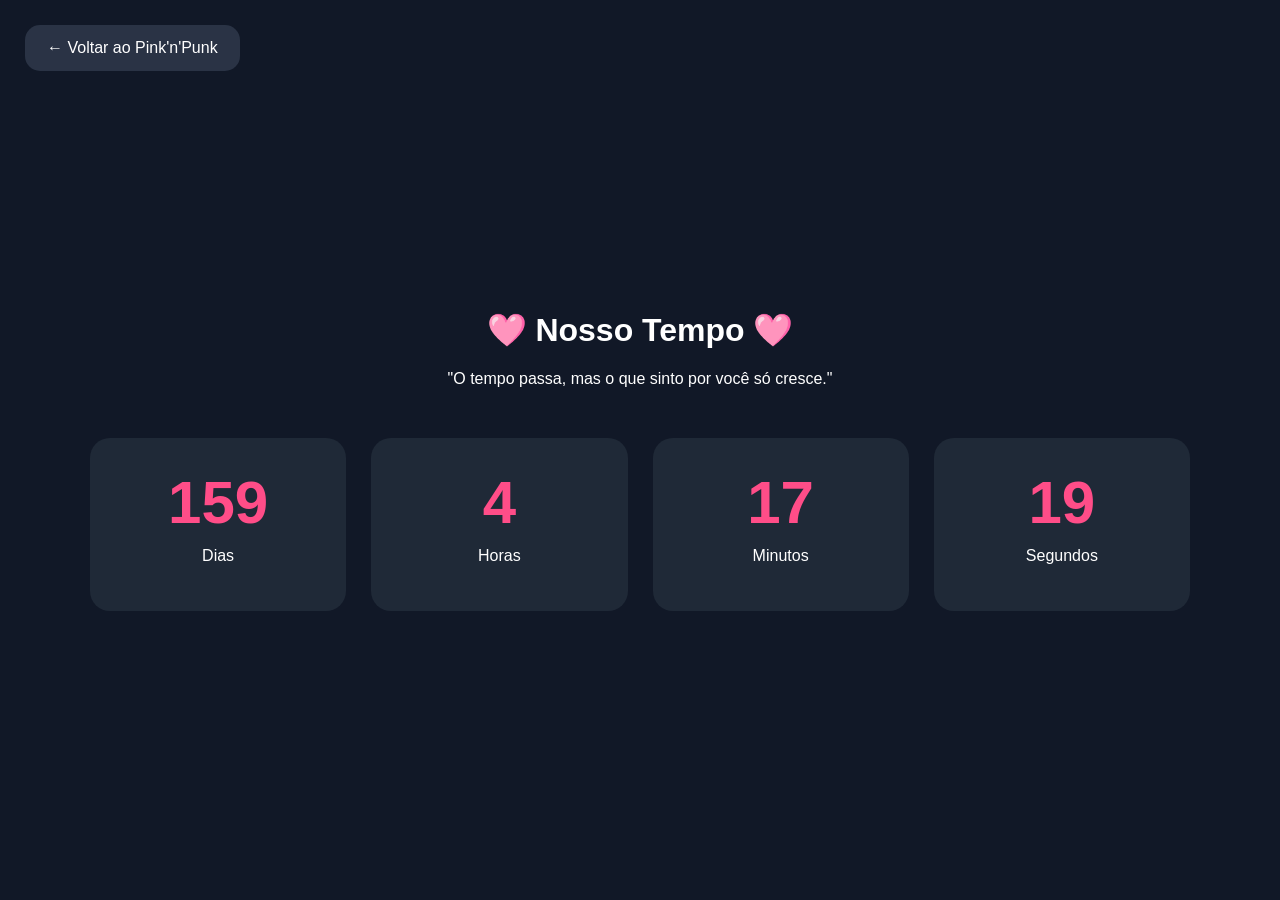
<file: Apps/Nosso tempo/index.html>
<!DOCTYPE html>
<html lang="pt-BR">

<head>

<meta charset="UTF-8">

<meta name="viewport" content="width=device-width, initial-scale=1.0">

<title>Nosso Tempo 🩷</title>

<link rel="stylesheet" href="style.css">

<a href="../../index.html" class="voltar">← Voltar ao Pink'n'Punk</a>
</head>

<body>



<div class="container">

<h1>🩷 Nosso Tempo 🩷</h1>

<p class="frase">

"O tempo passa,
mas o que sinto por você só cresce."

</p>

<div class="contador">

<div>

<span id="dias">0</span>

<p>Dias</p>

</div>

<div>

<span id="horas">0</span>

<p>Horas</p>

</div>

<div>

<span id="minutos">0</span>

<p>Minutos</p>

</div>

<div>

<span id="segundos">0</span>

<p>Segundos</p>

</div>

</div>

</div>

<script src="script.js"></script>

</body>

</html>
</file>
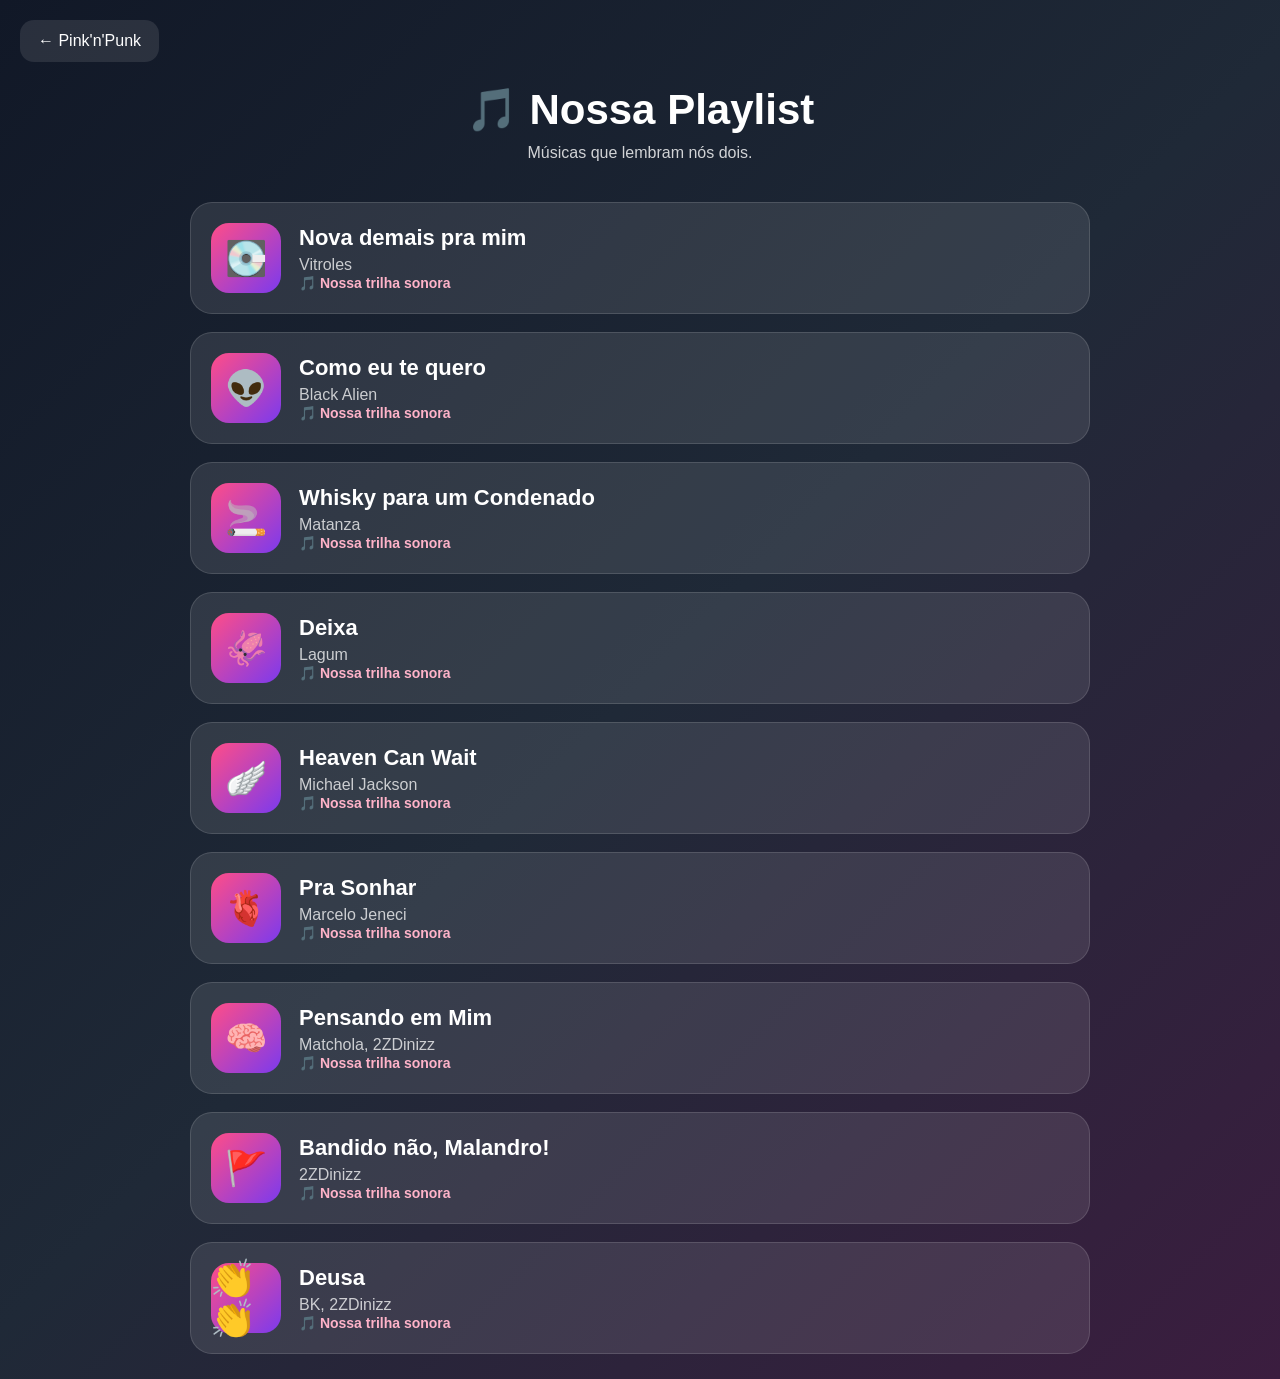
<file: Apps/Playlist/index.html>
<!DOCTYPE html>
<html lang="pt-BR">
<head>
    <meta charset="UTF-8">
    <meta name="viewport" content="width=device-width, initial-scale=1.0">
    <title>Nossa Playlist 🎵</title>
    <link rel="stylesheet" href="style.css">
</head>
<body>

<a href="../../index.html" class="voltar">← Pink'n'Punk</a>

<div class="container">
    <h1>🎵 Nossa Playlist</h1>
    <p class="subtitulo">Músicas que lembram nós dois.</p>

    <div id="listaMusicas" class="lista"></div>
</div>

<div class="modal" id="modal">
    <div class="modal-card">
        <button id="fechar">×</button>

        <div id="modalEmoji" class="modal-emoji"></div>
        <h2 id="modalTitulo"></h2>
        <p id="modalArtista"></p>
        <p id="modalTexto"></p>

        <a id="modalLink" target="_blank" class="ouvir">
            Ouvir música
        </a>
    </div>
</div>

<script src="script.js"></script>
</body>
</html>
</file>
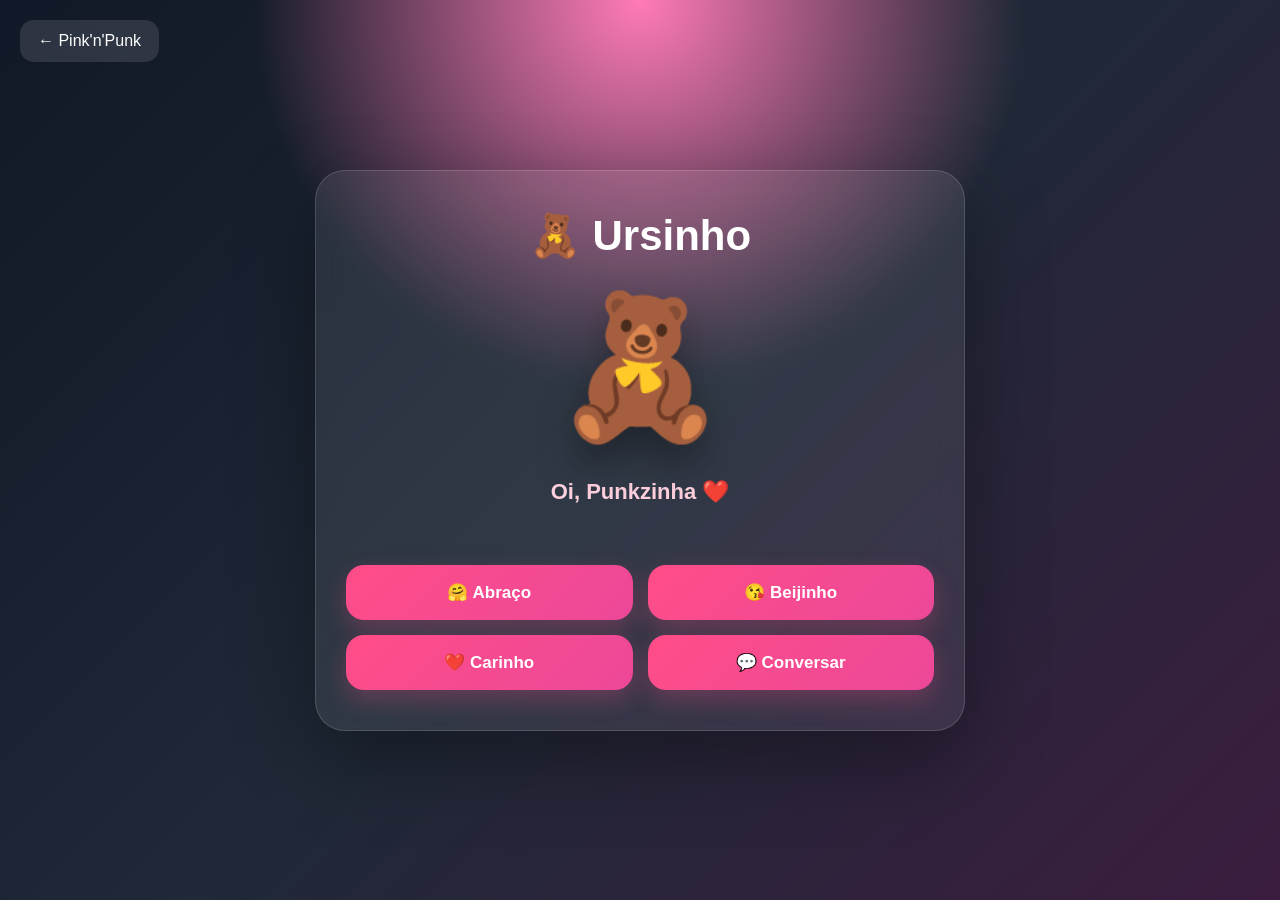
<file: Apps/Ursinho/index.html>
<!DOCTYPE html>
<html lang="pt-BR">
<head>

<meta charset="UTF-8">

<meta name="viewport" content="width=device-width, initial-scale=1.0">

<title>Ursinho</title>

<link rel="stylesheet" href="style.css">

</head>

<body>

<a href="../../index.html" class="voltar">
← Pink'n'Punk
</a>

<div class="container">

<h1>🧸 Ursinho</h1>

<div id="urso">

🧸

</div>

<p id="fala">

Oi, Punkzinha ❤️

</p>

<div class="botoes">

<button onclick="abraco()">
🤗 Abraço
</button>

<button onclick="beijo()">
😘 Beijinho
</button>

<button onclick="carinho()">
❤️ Carinho
</button>

<button onclick="conversar()">
💬 Conversar
</button>

</div>

</div>

<script src="script.js"></script>

</body>
</html>
</file>
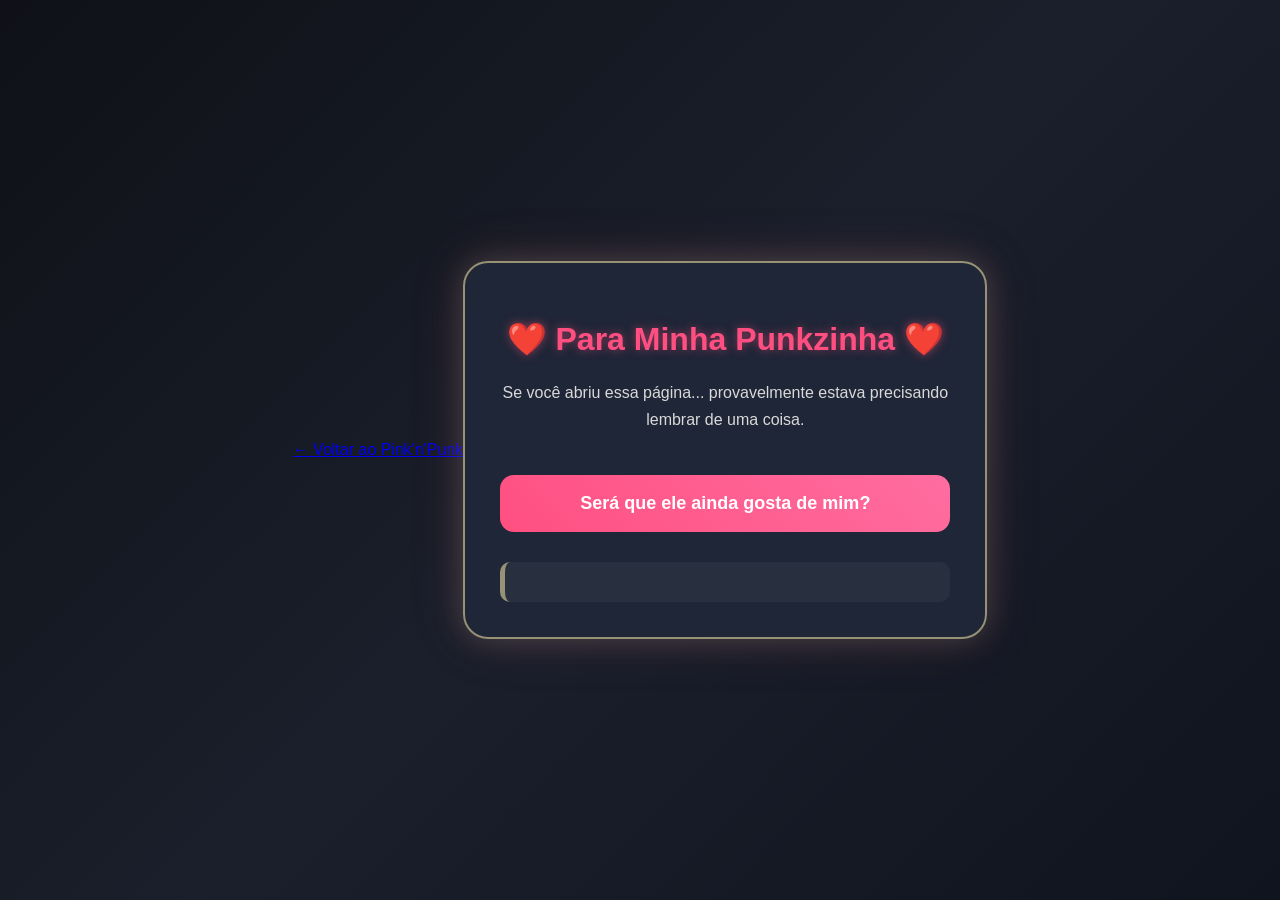
<file: pink-n-punk/Apps/Ainda te amo/Index.html>
<!DOCTYPE html>
<html lang="pt-BR">
<head>
    <meta charset="UTF-8">
    <meta name="viewport" content="width=device-width, initial-scale=1.0">
    <title>Para Você ❤️</title>

    <link rel="stylesheet" href="style.css">

    <a href="../../index.html" class="voltar">← Voltar ao Pink'n'Punk</a>
</head>
<body>

<div class="container">

    <h1>❤️ Para Minha Punkzinha ❤️</h1>

    <p class="texto">
        Se você abriu essa página...
        provavelmente estava precisando lembrar de uma coisa.
    </p>

    <button id="botao">
        Será que ele ainda gosta de mim?
    </button>

    <div id="resposta"></div>

</div>

<script src="script.js"></script>

</body>
</html>
</file>
<file: style.css>
*{
    margin:0;
    padding:0;
    box-sizing:border-box;
    font-family:Segoe UI, Arial, sans-serif;
}

body{
    background:linear-gradient(135deg,#0f172a,#1e293b,#334155);
    color:white;
    min-height:100vh;
    overflow-x:hidden;
    overflow-y:auto;
}

/* BOOT */

#boot{
    position:fixed;
    inset:0;
    display:flex;
    flex-direction:column;
    justify-content:center;
    align-items:center;
    transition:1s;
    z-index:10;
    background:linear-gradient(135deg,#0f172a,#1e293b,#334155);
}

#boot h1{
    font-size:60px;
    margin-bottom:20px;
}

#status{
    margin-bottom:25px;
    font-size:20px;
    opacity:.8;
}

.barra{
    width:400px;
    max-width:90%;
    height:16px;
    background:#1e293b;
    border-radius:50px;
    overflow:hidden;
}

#progresso{
    width:0%;
    height:100%;
    background:#ff4d88;
    transition:.25s;
}

/* DESKTOP */

#desktop{
    display:none;
    min-height:100vh;
    padding:50px;
    text-align:center;
    animation:fade .8s;
}

.subtitulo{
    margin-top:10px;
    opacity:.8;
    margin-bottom:40px;
}

.apps{
    display:grid;
    grid-template-columns:repeat(auto-fit,minmax(150px,1fr));
    gap:25px;
    max-width:900px;
    margin:auto;
}

.app{
    text-decoration:none;
    color:white;
    background:rgba(255,255,255,.08);
    padding:30px;
    border-radius:20px;
    display:flex;
    flex-direction:column;
    align-items:center;
    font-size:50px;
    transition:.3s;
    backdrop-filter:blur(8px);
}

.app span{
    font-size:18px;
    margin-top:15px;
}

.app:hover{
    transform:translateY(-8px);
    background:rgba(255,255,255,.18);
}

@media(max-width:600px){

    #desktop{
        padding:30px 16px 80px;
    }

    #desktop h1{
        font-size:34px;
    }

    .subtitulo{
        font-size:15px;
        margin-bottom:28px;
    }

    .apps{
        grid-template-columns:repeat(2,1fr);
        gap:16px;
    }

    .app{
        padding:22px 10px;
        font-size:38px;
        border-radius:18px;
    }

    .app span{
        font-size:14px;
    }
}

@keyframes fade{
    from{
        opacity:0;
    }

    to{
        opacity:1;
    }
}
</file>
<file: pink-n-punk/style.css>
*{
margin:0;
padding:0;
box-sizing:border-box;
font-family:Segoe UI, Arial, sans-serif;
}

body{

background:linear-gradient(135deg,#0f172a,#1e293b,#334155);

color:white;

height:100vh;

overflow:hidden;

}

/* BOOT */

#boot{

position:absolute;

inset:0;

display:flex;

flex-direction:column;

justify-content:center;

align-items:center;

transition:1s;

}

#boot h1{

font-size:60px;

margin-bottom:20px;

}

#status{

margin-bottom:25px;

font-size:20px;

opacity:.8;

}

.barra{

width:400px;

max-width:90%;

height:16px;

background:#1e293b;

border-radius:50px;

overflow:hidden;

}

#progresso{

width:0%;

height:100%;

background:#ff4d88;

transition:.25s;

}

/* DESKTOP */

#desktop{

display:none;

padding:50px;

text-align:center;

animation:fade .8s;

}

.subtitulo{

margin-top:10px;

opacity:.8;

margin-bottom:40px;

}

.apps{

display:grid;

grid-template-columns:repeat(auto-fit,minmax(150px,1fr));

gap:25px;

max-width:900px;

margin:auto;

}

.app{

text-decoration:none;

color:white;

background:rgba(255,255,255,.08);

padding:30px;

border-radius:20px;

display:flex;

flex-direction:column;

align-items:center;

font-size:50px;

transition:.3s;

backdrop-filter:blur(8px);

}

.app span{

font-size:18px;

margin-top:15px;

}

.app:hover{

transform:translateY(-8px);

background:rgba(255,255,255,.18);

}

@keyframes fade{

from{

opacity:0;

}

to{

opacity:1;

}

}
</file>
<file: Apps/Ainda te amo/style.css>
:root{

    /* Paleta */
    --eye:#979176;
    --pink:#ff4f81;

    --bg1:#0F1117;
    --bg2:#1A1F2B;

    --card:#202738;

    --text:#ffffff;

}

body{

    margin:0;

    background:linear-gradient(
        135deg,
        var(--bg1),
        var(--bg2),
        #10141f
    );

    color:var(--text);

    display:flex;
    justify-content:center;
    align-items:center;

    height:100vh;

    font-family:Arial, Helvetica, sans-serif;

}

.container{

    width:90%;
    max-width:450px;

    text-align:center;

    background:rgba(32,39,56,.95);

    padding:35px;

    border-radius:25px;

    border:2px solid var(--eye);

    box-shadow:
        0 0 30px rgba(151,145,118,.30),
        0 0 60px rgba(255,79,129,.12);

    backdrop-filter:blur(12px);

    animation:aparecer .8s ease;

}

h1{

    color:var(--pink);

    text-shadow:
        0 0 10px rgba(255,79,129,.5);

}

.texto{

    color:#d9d9d9;

    line-height:1.7;

}

button{

    margin-top:25px;

    padding:18px;

    width:100%;

    font-size:18px;

    font-weight:bold;

    border:none;

    border-radius:14px;

    cursor:pointer;

    background:linear-gradient(
        45deg,
        var(--pink),
        #ff6da0
    );

    color:white;

    transition:.35s;

}

button:hover{

    transform:scale(1.04);

    box-shadow:
        0 0 20px var(--pink);

}

button:active{

    transform:scale(.98);

}

#resposta{

    margin-top:30px;

    font-size:18px;

    line-height:1.8;

    padding:20px;

    border-left:5px solid var(--eye);

    background:rgba(255,255,255,.04);

    border-radius:10px;

    animation:fade .5s ease;

}

@keyframes aparecer{

    from{

        opacity:0;

        transform:translateY(30px);

    }

    to{

        opacity:1;

        transform:translateY(0);

    }

}

@keyframes fade{

    from{

        opacity:0;

        transform:translateY(10px);

    }

    to{

        opacity:1;

        transform:translateY(0);

    }

}
.voltar{
    position:fixed;
    top:20px;
    left:20px;

    display:inline-block;

    padding:12px 18px;

    background:rgba(255,255,255,.10);
    color:white;

    text-decoration:none;

    border-radius:14px;

    border:1px solid rgba(255,255,255,.15);

    backdrop-filter:blur(8px);

    transition:.3s;
}

.voltar:hover{
    background:rgba(255,255,255,.18);
    transform:translateY(-3px);
}
</file>
<file: Apps/Borboletario/style.css>
*{
    margin:0;
    padding:0;
    box-sizing:border-box;
    font-family:Arial, sans-serif;
}

body{
    min-height:100vh;
    overflow:hidden;
    color:white;
    background:
        radial-gradient(circle at 20% 20%, rgba(255,79,129,.35), transparent 28%),
        linear-gradient(135deg,#0f172a,#1e293b,#3b1d3f);
}

.voltar{
    position:fixed;
    top:20px;
    left:20px;
    z-index:20;
    padding:12px 18px;
    background:rgba(255,255,255,.12);
    color:white;
    text-decoration:none;
    border-radius:14px;
    backdrop-filter:blur(8px);
}

header{
    position:fixed;
    top:70px;
    left:50%;
    transform:translateX(-50%);
    text-align:center;
    z-index:10;
    width:90%;
}

header h1{
    font-size:42px;
    margin-bottom:8px;
}

header p{
    opacity:.8;
}

#ceu{
    position:relative;
    width:100vw;
    height:100vh;
    overflow:hidden;
}

#ceu::after{
    content:"🌷 🌸 🌼 🌹 🌻 🌺";
    position:absolute;
    bottom:20px;
    left:50%;
    transform:translateX(-50%);
    font-size:42px;
    opacity:.8;
    white-space:nowrap;
}

.borboleta{
    position:absolute;
    font-size:46px;
    cursor:pointer;
    animation:voar 18s ease-in-out infinite;
    filter:drop-shadow(0 8px 8px rgba(0,0,0,.25));
    transition:.3s;
    user-select:none;
}

.borboleta:hover{
    scale:1.25;
}

.borboleta.pausada{
    animation-play-state:paused;
    scale:1.4;
}

.b1{ left:12%; top:35%; animation-duration:20s; }
.b2{ left:70%; top:30%; animation-duration:24s; animation-delay:-5s; }
.b3{ left:35%; top:55%; animation-duration:22s; animation-delay:-8s; }
.b4{ left:82%; top:60%; animation-duration:26s; animation-delay:-10s; }
.b5{ left:18%; top:68%; animation-duration:28s; animation-delay:-14s; }
.b6{ left:52%; top:40%; animation-duration:23s; animation-delay:-6s; }

@keyframes voar{
    0%{
        transform:translate(0,0) rotate(-8deg);
    }

    25%{
        transform:translate(70px,-35px) rotate(10deg);
    }

    50%{
        transform:translate(140px,20px) rotate(-12deg);
    }

    75%{
        transform:translate(60px,55px) rotate(8deg);
    }

    100%{
        transform:translate(0,0) rotate(-8deg);
    }
}

.frase-card{
    position:fixed;
    left:50%;
    top:50%;
    transform:translate(-50%,-50%) scale(.9);
    width:90%;
    max-width:430px;
    background:rgba(31,41,55,.92);
    border:1px solid rgba(255,255,255,.18);
    border-radius:26px;
    padding:32px;
    text-align:center;
    z-index:30;
    backdrop-filter:blur(14px);
    box-shadow:0 30px 80px rgba(0,0,0,.45);
    opacity:0;
    pointer-events:none;
    transition:.35s;
}

.frase-card.mostrar{
    opacity:1;
    pointer-events:auto;
    transform:translate(-50%,-50%) scale(1);
}

#fechar{
    position:absolute;
    top:12px;
    right:18px;
    border:none;
    background:none;
    color:white;
    font-size:32px;
    cursor:pointer;
}

.frase-emoji{
    font-size:64px;
    margin-bottom:15px;
}

#fraseTexto{
    font-size:20px;
    line-height:1.7;
    color:#f3f4f6;
    margin-bottom:20px;
}

#fraseAutor{
    color:#ffb3c9;
    font-weight:bold;
}

@media(max-width:600px){
    header{
        top:80px;
    }

    header h1{
        font-size:32px;
    }

    .borboleta{
        font-size:40px;
    }


}
</file>
<file: Apps/Cinema/style.css>
*{
    margin:0;
    padding:0;
    box-sizing:border-box;
    font-family:Arial, sans-serif;
}

body{
    min-height:100vh;
    background:#111827;
    color:white;
    padding:25px;
}

.voltar{
    position:fixed;
    top:20px;
    left:20px;
    padding:12px 18px;
    background:#1f2937;
    color:white;
    text-decoration:none;
    border-radius:14px;
    z-index:10;
}

.container{
    width:90%;
    max-width:1100px;
    margin:auto;
    text-align:center;
    padding-top:60px;
}

h1{
    font-size:42px;
    margin-bottom:10px;
}

.subtitulo{
    opacity:.8;
    margin-bottom:40px;
}

.categoria{
    text-align:left;
    margin:35px 0 18px;
    font-size:28px;
}

.grade{
    display:grid;
    grid-template-columns:repeat(auto-fit,minmax(180px,1fr));
    gap:22px;
}

.card{
    background:#1f2937;
    border:1px solid rgba(255,255,255,.12);
    border-radius:22px;
    overflow:hidden;
    cursor:pointer;
    transition:.3s;
    text-align:left;
}

.card:hover{
    transform:translateY(-6px);
    background:#2b3547;
}

.capa{
    height:220px;
    background:linear-gradient(135deg,#ff4d88,#7c3aed);
    display:flex;
    justify-content:center;
    align-items:center;
    font-size:70px;
}

.info{
    padding:18px;
}

.info h3{
    font-size:20px;
    margin-bottom:8px;
}

.info p{
    opacity:.75;
    line-height:1.4;
}

.tag{
    display:inline-block;
    margin-top:14px;
    padding:7px 12px;
    border-radius:999px;
    background:rgba(255,77,136,.18);
    color:#ffb3c9;
    font-size:14px;
    font-weight:bold;
}

.modal{
    position:fixed;
    inset:0;
    background:rgba(0,0,0,.65);
    display:none;
    justify-content:center;
    align-items:center;
    z-index:20;
}

.modal-card{
    width:90%;
    max-width:430px;
    background:#1f2937;
    border-radius:24px;
    padding:30px;
    text-align:center;
    position:relative;
    border:1px solid rgba(255,255,255,.15);
}

#fechar{
    position:absolute;
    top:12px;
    right:18px;
    background:none;
    border:none;
    color:white;
    font-size:32px;
    cursor:pointer;
}

.modal-emoji{
    font-size:75px;
    margin-bottom:15px;
}

#modalTipo{
    opacity:.7;
    margin:8px 0 18px;
}

#modalDescricao{
    line-height:1.7;
    color:#d1d5db;
}

.status{
    margin-top:20px;
    color:#ffb3c9;
    font-weight:bold;
}

@media(max-width:600px){
    h1{
        font-size:32px;
    }

    .voltar{
        position:static;
        display:inline-block;
        margin-bottom:20px;
    }

    .container{
        padding-top:10px;
    }
}
</file>
<file: Apps/Dates/style.css>
*{
    margin:0;
    padding:0;
    box-sizing:border-box;
    font-family:Arial, sans-serif;
}

body{
    min-height:100vh;
    background:linear-gradient(135deg,#0f172a,#1e293b,#334155);
    color:white;
    padding:20px;
}

.voltar{
    display:inline-block;
    margin-bottom:25px;
    padding:12px 18px;
    background:rgba(255,255,255,.12);
    color:white;
    text-decoration:none;
    border-radius:12px;
}

.container{
    max-width:700px;
    margin:auto;
    text-align:center;
}

h1{
    font-size:2.5rem;
    margin-bottom:10px;
}

.subtitulo{
    opacity:.8;
    margin-bottom:30px;
}

.date-card{
    background:rgba(255,255,255,.1);
    border:1px solid rgba(255,255,255,.15);
    border-radius:22px;
    padding:28px;
    margin-bottom:22px;
    text-align:left;
    transition:.3s;
}

.date-card:hover{
    transform:translateY(-5px);
    background:rgba(255,255,255,.15);
}

.emoji{
    font-size:45px;
    margin-bottom:14px;
}

.date-card h2{
    font-size:28px;
    margin-bottom:12px;
}

.linha{
    height:1px;
    background:rgba(255,255,255,.2);
    margin-bottom:16px;
}

.date-card p{
    color:#d3d3d3;
    line-height:1.6;
    font-size:17px;
}

.status{
    margin-top:18px;
    color:#ffb3c9;
    font-weight:bold;
}
</file>
<file: Apps/Jardim/style.css>
*{
    margin:0;
    padding:0;
    box-sizing:border-box;
    font-family:Arial, sans-serif;
}

body{
    min-height:100vh;
    overflow:hidden;
    color:#1f2937;
    background:linear-gradient(to bottom,#8fd3ff 0%,#c8f7ff 45%,#8fd36a 46%,#6fbd4f 100%);
}

.voltar{
    position:fixed;
    top:18px;
    left:18px;
    z-index:10;
    padding:12px 18px;
    border-radius:16px;
    background:rgba(255,255,255,.45);
    color:#1f2937;
    text-decoration:none;
    font-weight:bold;
    backdrop-filter:blur(8px);
}

.app-jardim{
    position:relative;
    width:100%;
    height:100vh;
}

header{
    position:relative;
    z-index:3;
    text-align:center;
    padding-top:70px;
}

header h1{
    font-size:42px;
}

header p{
    margin-top:10px;
    font-size:18px;
}

.ceu{
    position:absolute;
    inset:0;
    height:45vh;
    pointer-events:none;
}

.sol{
    position:absolute;
    right:9%;
    top:70px;
    font-size:58px;
    animation:pulsar 3s infinite alternate;
}

.nuvem{
    position:absolute;
    font-size:58px;
    opacity:.85;
    animation:nuvem 18s linear infinite;
}

.n1{
    top:120px;
    left:-120px;
}

.n2{
    top:210px;
    left:-220px;
    animation-duration:26s;
}

.campo{
    position:absolute;
    left:0;
    right:0;
    bottom:0;
    height:58vh;
    overflow:hidden;
}

.campo::before{
    content:"";
    position:absolute;
    inset:0;
    background:
        radial-gradient(circle at 20% 70%,rgba(255,255,255,.25),transparent 18%),
        radial-gradient(circle at 80% 65%,rgba(255,255,255,.18),transparent 20%);
}

.campo::after{
    content:"🌳";
    position:absolute;
    left:6%;
    bottom:42%;
    font-size:90px;
    opacity:.9;
}

.flor{
    position:absolute;
    transform:translate(-50%,-50%);
    font-size:48px;
    cursor:pointer;
    transition:.3s;
    animation:nascer .7s ease-out;
    filter:drop-shadow(0 8px 6px rgba(0,0,0,.18));
}

.flor:hover{
    transform:translate(-50%,-50%) scale(1.25);
}

.nome-flor{
    position:absolute;
    left:50%;
    top:58px;
    transform:translateX(-50%);
    background:rgba(255,255,255,.75);
    padding:6px 10px;
    border-radius:999px;
    font-size:13px;
    font-weight:bold;
    white-space:nowrap;
    opacity:0;
    transition:.3s;
}

.flor:hover .nome-flor{
    opacity:1;
}

footer{
    position:fixed;
    bottom:18px;
    left:50%;
    transform:translateX(-50%);
    z-index:5;
    background:rgba(255,255,255,.55);
    padding:12px 20px;
    border-radius:999px;
    font-weight:bold;
    backdrop-filter:blur(8px);
}

.modal{
    position:fixed;
    inset:0;
    background:rgba(0,0,0,.45);
    display:none;
    justify-content:center;
    align-items:center;
    z-index:20;
}

.modal-card{
    width:90%;
    max-width:420px;
    background:white;
    border-radius:24px;
    padding:30px;
    text-align:center;
    position:relative;
    box-shadow:0 25px 60px rgba(0,0,0,.3);
}

#fechar{
    position:absolute;
    right:18px;
    top:14px;
    border:none;
    background:none;
    font-size:30px;
    cursor:pointer;
}

.modal-emoji{
    font-size:70px;
    margin-bottom:12px;
}

.modal-card h2{
    font-size:28px;
    margin-bottom:8px;
}

.data{
    opacity:.65;
    margin-bottom:18px;
}

.modal-card p{
    line-height:1.6;
}

@keyframes nuvem{
    from{
        transform:translateX(0);
    }
    to{
        transform:translateX(120vw);
    }
}

@keyframes nascer{
    from{
        transform:translate(-50%,30%) scale(.2);
        opacity:0;
    }
    to{
        transform:translate(-50%,-50%) scale(1);
        opacity:1;
    }
}

@keyframes pulsar{
    from{
        transform:scale(1);
    }
    to{
        transform:scale(1.08);
    }
}
.timer-container{
    margin-top:24px;
    padding:16px;
    border-radius:18px;
    background:linear-gradient(
        135deg,
        rgba(255,79,129,.12),
        rgba(255,255,255,.7)
    );
    border:1px solid rgba(255,79,129,.15);
}

.timer-label{
    display:block;
    font-size:13px;
    opacity:.7;
    margin-bottom:8px;
}

.timer{
    font-size:18px;
    font-weight:bold;
    color:#ff4f81;
    line-height:1.5;
}
</file>
<file: Apps/nossa-historia/style.css>
*{
    margin:0;
    padding:0;
    box-sizing:border-box;
}

:root{
    --rosa:#ff4f81;
    --rosa-claro:#ff9fba;
    --preto:#111111;
    --papel:#f4eee5;
    --papel-escuro:#e9dfd1;
    --texto:#28231f;
    --cinza:#756f69;
}

html,
body{
    width:100%;
    min-height:100%;
}

body{
    background:#111;
    color:var(--texto);
    font-family:Georgia, "Times New Roman", serif;
    overflow:hidden;
}


/* =====================================
   FUNDO
===================================== */

.background{
    position:fixed;
    inset:0;

    background:
        radial-gradient(
            circle at 20% 20%,
            rgba(255,79,129,.12),
            transparent 30%
        ),
        radial-gradient(
            circle at 80% 80%,
            rgba(255,255,255,.06),
            transparent 30%
        ),
        #111;

    z-index:-1;
}


/* =====================================
   VOLTAR
===================================== */

.voltar{
    position:fixed;

    top:20px;
    left:20px;

    z-index:100;

    color:white;
    text-decoration:none;

    font-family:Arial,sans-serif;
    font-size:13px;

    padding:10px 15px;

    border:1px solid rgba(255,255,255,.2);
    border-radius:999px;

    background:rgba(0,0,0,.45);

    backdrop-filter:blur(10px);

    transition:.25s;
}

.voltar:hover{
    background:var(--rosa);
    border-color:var(--rosa);
}


/* =====================================
   PROGRESSO
===================================== */

.progresso{
    position:fixed;

    top:24px;
    right:30px;

    z-index:100;

    color:white;

    font-family:Arial,sans-serif;
    font-size:12px;

    letter-spacing:2px;

    opacity:.7;
}


/* =====================================
   LIVRO
===================================== */

.livro{
    position:relative;

    width:100vw;
    height:100vh;
}


/* =====================================
   PÁGINA
===================================== */

.pagina{
    position:absolute;

    inset:0;

    display:flex;
    justify-content:center;
    align-items:center;

    padding:80px 20px;

    background:
        radial-gradient(
            circle at 50% 20%,
            rgba(255,255,255,.6),
            transparent 40%
        ),
        var(--papel);

    opacity:0;
    visibility:hidden;

    transform:
        translateX(40px)
        rotateY(-4deg);

    transition:
        opacity .5s ease,
        transform .5s ease,
        visibility .5s;

    overflow-y:auto;
}

.pagina.ativa{
    opacity:1;
    visibility:visible;

    transform:
        translateX(0)
        rotateY(0);
}


/* =====================================
   TEXTURA
===================================== */

.pagina::before{
    content:"";

    position:absolute;
    inset:0;

    pointer-events:none;

    opacity:.18;

    background-image:
        radial-gradient(
            rgba(0,0,0,.15) .6px,
            transparent .6px
        );

    background-size:4px 4px;
}


/* =====================================
   CONTEÚDO
===================================== */

.pagina-conteudo{
    position:relative;

    width:100%;
    max-width:720px;

    padding:40px 20px;

    z-index:2;
}

.central{
    text-align:center;
}


/* =====================================
   CAPA
===================================== */

.capa{
    background:
        linear-gradient(
            rgba(20,15,17,.15),
            rgba(20,15,17,.15)
        ),
        #181315;

    color:white;
}

.capa::after{
    content:"";

    position:absolute;
    inset:30px;

    border:1px solid rgba(255,255,255,.12);

    pointer-events:none;
}

.capa-conteudo{
    position:relative;

    width:90%;
    max-width:650px;

    text-align:center;

    z-index:3;
}

.pequeno{
    font-family:Arial,sans-serif;

    font-size:11px;

    letter-spacing:5px;

    color:var(--rosa);

    font-weight:bold;
}

.capa h1{
    margin-top:30px;

    font-size:clamp(60px,10vw,110px);

    line-height:.82;

    font-weight:normal;

    letter-spacing:-5px;
}

.capa h1 span{
    color:var(--rosa);
}

.capa p{
    max-width:420px;

    margin:30px auto;

    font-size:17px;

    line-height:1.7;

    color:#d5ceca;
}

.linha{
    width:70px;
    height:1px;

    background:var(--rosa);

    margin:30px auto;
}

.nomes{
    font-size:20px;

    margin-top:30px;
}

.nomes span{
    color:var(--rosa);

    margin:0 10px;
}

.data-capa{
    margin-top:12px;

    font-family:Arial,sans-serif;

    font-size:11px;

    letter-spacing:3px;

    opacity:.5;
}

.abrir{
    margin-top:40px;

    border:1px solid rgba(255,255,255,.3);

    background:transparent;

    color:white;

    padding:14px 25px;

    border-radius:999px;

    cursor:pointer;

    font-family:Arial,sans-serif;

    transition:.3s;
}

.abrir:hover{
    background:var(--rosa);

    border-color:var(--rosa);

    transform:translateY(-3px);
}


/* =====================================
   TÍTULOS
===================================== */

.numero-capitulo{
    display:block;

    font-family:Arial,sans-serif;

    font-size:11px;

    letter-spacing:4px;

    font-weight:bold;

    color:var(--rosa);

    margin-bottom:20px;
}

.pagina h2{
    font-size:clamp(42px,7vw,78px);

    line-height:.92;

    font-weight:normal;

    letter-spacing:-3px;

    margin-bottom:20px;
}

.data{
    display:block;

    font-family:Arial,sans-serif;

    font-size:11px;

    letter-spacing:3px;

    color:var(--cinza);

    margin-bottom:35px;
}


/* =====================================
   TEXTO
===================================== */

.texto{
    font-size:18px;

    line-height:1.8;
}

.texto p{
    margin-bottom:25px;
}

.texto-grande{
    font-size:26px !important;

    line-height:1.4;

    margin:35px 0 !important;
}

.destaque{
    font-weight:bold;
}

.decoracao{
    font-size:55px;

    margin:30px 0;
}

.frase-destaque{
    margin:40px 0;

    padding:30px 20px;

    border-top:1px solid rgba(0,0,0,.15);
    border-bottom:1px solid rgba(0,0,0,.15);

    font-size:27px;

    line-height:1.5;

    text-align:center;

    font-style:italic;
}


/* =====================================
   BETERRABA
===================================== */

.beterraba{
    display:inline-block;

    padding:12px 22px;

    margin-bottom:30px;

    border-radius:999px;

    background:#722f37;

    color:white;

    font-family:Arial,sans-serif;

    font-weight:bold;

    letter-spacing:3px;

    box-shadow:
        0 10px 30px rgba(114,47,55,.2);
}


/* =====================================
   MÚSICA
===================================== */

.musica{
    display:flex;

    align-items:center;

    gap:15px;

    padding:18px;

    margin:30px 0;

    background:rgba(0,0,0,.05);

    border-radius:15px;
}

.musica > span{
    width:45px;
    height:45px;

    display:flex;

    align-items:center;
    justify-content:center;

    border-radius:50%;

    background:var(--rosa);

    color:white;

    font-size:20px;
}

.musica strong{
    display:block;

    font-family:Arial,sans-serif;

    font-size:14px;
}

.musica small{
    display:block;

    margin-top:4px;

    color:var(--cinza);

    font-family:Arial,sans-serif;
}


/* =====================================
   FOTOS
===================================== */

.foto-placeholder{
    min-height:240px;

    background:
        linear-gradient(
            135deg,
            rgba(255,79,129,.12),
            rgba(0,0,0,.08)
        );

    border:1px dashed rgba(0,0,0,.2);

    display:flex;

    flex-direction:column;

    align-items:center;
    justify-content:center;

    gap:10px;

    color:var(--cinza);

    overflow:hidden;
}

.foto-placeholder span{
    font-size:45px;
}

.foto-placeholder small{
    font-family:Arial,sans-serif;

    font-size:11px;

    opacity:.7;
}

.galeria{
    display:grid;

    grid-template-columns:
        repeat(3,1fr);

    gap:10px;

    margin-top:30px;
}

.galeria .foto-placeholder{
    min-height:180px;
}


/* =====================================
   DATA GIGANTE
===================================== */

.data-gigante{
    margin-top:40px;

    font-family:Arial,sans-serif;

    font-size:clamp(30px,7vw,70px);

    font-weight:bold;

    letter-spacing:-3px;

    color:rgba(0,0,0,.07);
}


/* =====================================
   ANEL
===================================== */

.anel{
    width:100px;
    height:100px;

    margin:30px auto;

    border:2px solid var(--rosa);

    border-radius:50%;

    display:flex;

    align-items:center;
    justify-content:center;

    color:var(--rosa);

    font-size:45px;

    animation:pulsar 2s infinite alternate;
}

@keyframes pulsar{

    from{
        transform:scale(1);
    }

    to{
        transform:scale(1.08);
    }
}


/* =====================================
   PEDIDO FUTURO
===================================== */

.pedido-futuro{
    display:flex;

    flex-direction:column;

    align-items:center;

    gap:7px;

    margin-top:40px;

    padding:25px;

    border:1px solid rgba(0,0,0,.12);

    border-radius:20px;

    background:rgba(0,0,0,.03);
}

.pedido-futuro span{
    font-family:Arial,sans-serif;

    font-size:13px;

    font-weight:bold;
}

.pedido-futuro small{
    color:var(--cinza);
}


/* =====================================
   FINAL
===================================== */

.final{
    background:#161216;

    color:white;
}

.final .pagina-conteudo{
    max-width:650px;
}

.final h2{
    color:white;
}

.final p{
    color:#ccc;
}

.cursor{
    color:var(--rosa);

    font-size:35px;

    margin:20px;

    animation:piscando 1s infinite;
}

@keyframes piscando{

    0%,
    50%{
        opacity:1;
    }

    51%,
    100%{
        opacity:0;
    }
}

.infinito{
    font-size:80px;

    color:var(--rosa);

    margin:40px 0;
}

.fim{
    font-family:Arial,sans-serif;

    letter-spacing:3px;

    font-size:12px;
}


/* =====================================
   CONTROLES
===================================== */

.controle{
    position:fixed;

    top:50%;

    transform:translateY(-50%);

    z-index:100;

    width:50px;
    height:50px;

    border-radius:50%;

    border:1px solid rgba(255,255,255,.2);

    background:rgba(0,0,0,.4);

    color:white;

    font-size:20px;

    cursor:pointer;

    backdrop-filter:blur(10px);

    transition:.3s;
}

.controle:hover{
    background:var(--rosa);

    border-color:var(--rosa);
}

.anterior{
    left:20px;
}

.proxima{
    right:20px;
}


/* =====================================
   NAVEGAÇÃO
===================================== */

.navegacao{
    position:fixed;

    bottom:20px;
    left:50%;

    transform:translateX(-50%);

    z-index:100;

    display:flex;

    gap:8px;

    padding:7px;

    border-radius:999px;

    background:rgba(0,0,0,.5);

    backdrop-filter:blur(12px);
}

.navegacao button{
    border:none;

    background:transparent;

    color:white;

    padding:8px 12px;

    border-radius:999px;

    font-family:Arial,sans-serif;

    font-size:11px;

    cursor:pointer;

    transition:.2s;
}

.navegacao button:hover{
    background:rgba(255,255,255,.12);
}


/* =====================================
   MOBILE
===================================== */

@media(max-width:700px){

    .voltar{
        top:12px;
        left:12px;

        font-size:11px;

        padding:8px 12px;
    }

    .progresso{
        top:17px;
        right:15px;
    }

    .pagina{
        padding:
            80px 25px
            100px 25px;

        align-items:flex-start;
    }

    .pagina-conteudo{
        padding-top:35px;
    }

    .pagina h2{
        font-size:48px;

        letter-spacing:-2px;
    }

    .texto{
        font-size:16px;

        line-height:1.7;
    }

    .texto-grande{
        font-size:23px !important;
    }

    .frase-destaque{
        font-size:22px;
    }

    .controle{
        width:40px;
        height:40px;

        font-size:16px;
    }

    .anterior{
        left:10px;
    }

    .proxima{
        right:10px;
    }

    .navegacao{
        bottom:12px;
    }

    .navegacao button{
        padding:7px 8px;
    }

    .galeria{
        grid-template-columns:1fr;
    }

    .galeria .foto-placeholder{
        min-height:200px;
    }

    .capa h1{
        font-size:70px;
    }

    .capa p{
        font-size:15px;
    }
}
.foto-memoria{
    width:100%;
    max-width:150px;
    margin:30px auto;
    overflow:hidden;

    border-radius:6px;

    box-shadow:
        0 15px 35px rgba(0,0,0,.18);

    transform:rotate(-1deg);

    background:white;
    padding:10px 10px 35px;
}

.foto-memoria img{
    width:100%;
    height:auto;

    display:block;

    object-fit:cover;
}
</file>
<file: Apps/Nosso tempo/style.css>
body{

    background:#111827;

    color:white;

    font-family:Arial;

    min-height:100vh;

    display:flex;

    justify-content:center;

    align-items:center;

    margin:0;

}

.container{

    width:90%;

    max-width:1100px;

    text-align:center;

}

.contador{

display:grid;

grid-template-columns:repeat(4,1fr);

gap:25px;

margin-top:50px;

}

.contador div{

background:#1f2937;

padding:30px;

border-radius:20px;

}

span{

font-size:60px;

font-weight:bold;

color:#ff4d88;

}

p{

margin-top:10px;

}

.voltar{

    position:fixed;

    top:25px;

    left:25px;

    padding:14px 22px;

    background:#2a3345;

    border-radius:15px;

    color:white;

    text-decoration:none;

    transition:.3s;

}

.voltar:hover{

    background:#374151;

}
</file>
<file: Apps/Playlist/style.css>
*{
    margin:0;
    padding:0;
    box-sizing:border-box;
    font-family:Arial, sans-serif;
}

body{
    min-height:100vh;
    background:linear-gradient(135deg,#111827,#1f2937,#3b1d3f);
    color:white;
    padding:25px;
}

.voltar{
    position:fixed;
    top:20px;
    left:20px;
    padding:12px 18px;
    background:rgba(255,255,255,.1);
    color:white;
    text-decoration:none;
    border-radius:14px;
    z-index:10;
}

.container{
    width:90%;
    max-width:900px;
    margin:auto;
    text-align:center;
    padding-top:60px;
}

h1{
    font-size:42px;
    margin-bottom:10px;
}

.subtitulo{
    opacity:.8;
    margin-bottom:40px;
}

.lista{
    display:flex;
    flex-direction:column;
    gap:18px;
}

.musica{
    background:rgba(255,255,255,.1);
    border:1px solid rgba(255,255,255,.13);
    border-radius:22px;
    padding:20px;
    display:flex;
    align-items:center;
    gap:18px;
    text-align:left;
    cursor:pointer;
    transition:.3s;
}

.musica:hover{
    transform:translateY(-5px);
    background:rgba(255,255,255,.16);
}

.capa{
    width:70px;
    height:70px;
    min-width:70px;
    border-radius:18px;
    background:linear-gradient(135deg,#ff4d88,#7c3aed);
    display:flex;
    align-items:center;
    justify-content:center;
    font-size:34px;
}

.info{
    flex:1;
}

.info h2{
    font-size:22px;
    margin-bottom:5px;
}

.info p{
    opacity:.75;
}

.tag{
    color:#ffb3c9;
    font-weight:bold;
    font-size:14px;
}

.modal{
    position:fixed;
    inset:0;
    background:rgba(0,0,0,.65);
    display:none;
    justify-content:center;
    align-items:center;
    z-index:20;
}

.modal-card{
    width:90%;
    max-width:430px;
    background:#1f2937;
    border:1px solid rgba(255,255,255,.15);
    border-radius:24px;
    padding:30px;
    text-align:center;
    position:relative;
}

#fechar{
    position:absolute;
    top:12px;
    right:18px;
    background:none;
    border:none;
    color:white;
    font-size:32px;
    cursor:pointer;
}

.modal-emoji{
    font-size:70px;
    margin-bottom:12px;
}

#modalArtista{
    opacity:.7;
    margin:8px 0 18px;
}

#modalTexto{
    color:#d1d5db;
    line-height:1.7;
    margin-bottom:22px;
}

.ouvir{
    display:inline-block;
    padding:14px 22px;
    background:#ff4d88;
    color:white;
    text-decoration:none;
    border-radius:14px;
    font-weight:bold;
}

@media(max-width:600px){
    .voltar{
        position:static;
        display:inline-block;
        margin-bottom:20px;
    }

    .container{
        padding-top:10px;
    }

    h1{
        font-size:32px;
    }

    .musica{
        align-items:flex-start;
    }
}
</file>
<file: Apps/Ursinho/style.css>
*{
    margin:0;
    padding:0;
    box-sizing:border-box;
    font-family:Arial, sans-serif;
}

body{
    min-height:100vh;
    background:
        radial-gradient(circle at top,#ff7ab6 0%,transparent 35%),
        linear-gradient(135deg,#111827,#1f2937,#3b1d3f);
    color:white;
    display:flex;
    justify-content:center;
    align-items:center;
    padding:25px;
    overflow:hidden;
}

.voltar{
    position:fixed;
    top:20px;
    left:20px;
    padding:12px 18px;
    background:rgba(255,255,255,.12);
    color:white;
    text-decoration:none;
    border-radius:14px;
    z-index:10;
    backdrop-filter:blur(8px);
}

.container{
    width:90%;
    max-width:650px;
    text-align:center;
    background:rgba(255,255,255,.08);
    border:1px solid rgba(255,255,255,.15);
    border-radius:30px;
    padding:40px 30px;
    box-shadow:0 30px 80px rgba(0,0,0,.35);
    backdrop-filter:blur(12px);
}

h1{
    font-size:42px;
    margin-bottom:25px;
}

#urso{
    font-size:140px;
    margin:20px 0;
    animation:flutuar 2.5s ease-in-out infinite;
    filter:drop-shadow(0 20px 20px rgba(0,0,0,.35));
}

#fala{
    min-height:60px;
    font-size:22px;
    line-height:1.5;
    margin:25px auto;
    color:#ffd1df;
    font-weight:bold;
}

.botoes{
    display:grid;
    grid-template-columns:repeat(2,1fr);
    gap:15px;
    margin-top:30px;
}

button{
    padding:17px;
    border:none;
    border-radius:18px;
    background:linear-gradient(135deg,#ff4d88,#ec4899);
    color:white;
    font-size:17px;
    font-weight:bold;
    cursor:pointer;
    transition:.25s;
    box-shadow:0 10px 25px rgba(255,77,136,.25);
}

button:hover{
    transform:translateY(-4px) scale(1.03);
    box-shadow:0 15px 35px rgba(255,77,136,.35);
}

button:active{
    transform:scale(.96);
}

@keyframes flutuar{
    0%{
        transform:translateY(0);
    }

    50%{
        transform:translateY(-12px);
    }

    100%{
        transform:translateY(0);
    }
}

@media(max-width:600px){
    .voltar{
        position:static;
        display:inline-block;
        margin-bottom:20px;
    }

    body{
        display:block;
        overflow:auto;
    }

    .container{
        margin:auto;
        padding:30px 20px;
    }

    #urso{
        font-size:110px;
    }

    .botoes{
        grid-template-columns:1fr;
    }
}
</file>
<file: pink-n-punk/Apps/Ainda te amo/style.css>
:root{

    /* Paleta */
    --eye:#979176;
    --pink:#ff4f81;

    --bg1:#0F1117;
    --bg2:#1A1F2B;

    --card:#202738;

    --text:#ffffff;

}

body{

    margin:0;

    background:linear-gradient(
        135deg,
        var(--bg1),
        var(--bg2),
        #10141f
    );

    color:var(--text);

    display:flex;
    justify-content:center;
    align-items:center;

    height:100vh;

    font-family:Arial, Helvetica, sans-serif;

}

.container{

    width:90%;
    max-width:450px;

    text-align:center;

    background:rgba(32,39,56,.95);

    padding:35px;

    border-radius:25px;

    border:2px solid var(--eye);

    box-shadow:
        0 0 30px rgba(151,145,118,.30),
        0 0 60px rgba(255,79,129,.12);

    backdrop-filter:blur(12px);

    animation:aparecer .8s ease;

}

h1{

    color:var(--pink);

    text-shadow:
        0 0 10px rgba(255,79,129,.5);

}

.texto{

    color:#d9d9d9;

    line-height:1.7;

}

button{

    margin-top:25px;

    padding:18px;

    width:100%;

    font-size:18px;

    font-weight:bold;

    border:none;

    border-radius:14px;

    cursor:pointer;

    background:linear-gradient(
        45deg,
        var(--pink),
        #ff6da0
    );

    color:white;

    transition:.35s;

}

button:hover{

    transform:scale(1.04);

    box-shadow:
        0 0 20px var(--pink);

}

button:active{

    transform:scale(.98);

}

#resposta{

    margin-top:30px;

    font-size:18px;

    line-height:1.8;

    padding:20px;

    border-left:5px solid var(--eye);

    background:rgba(255,255,255,.04);

    border-radius:10px;

    animation:fade .5s ease;

}

@keyframes aparecer{

    from{

        opacity:0;

        transform:translateY(30px);

    }

    to{

        opacity:1;

        transform:translateY(0);

    }

}

@keyframes fade{

    from{

        opacity:0;

        transform:translateY(10px);

    }

    to{

        opacity:1;

        transform:translateY(0);

    }

}
</file>
